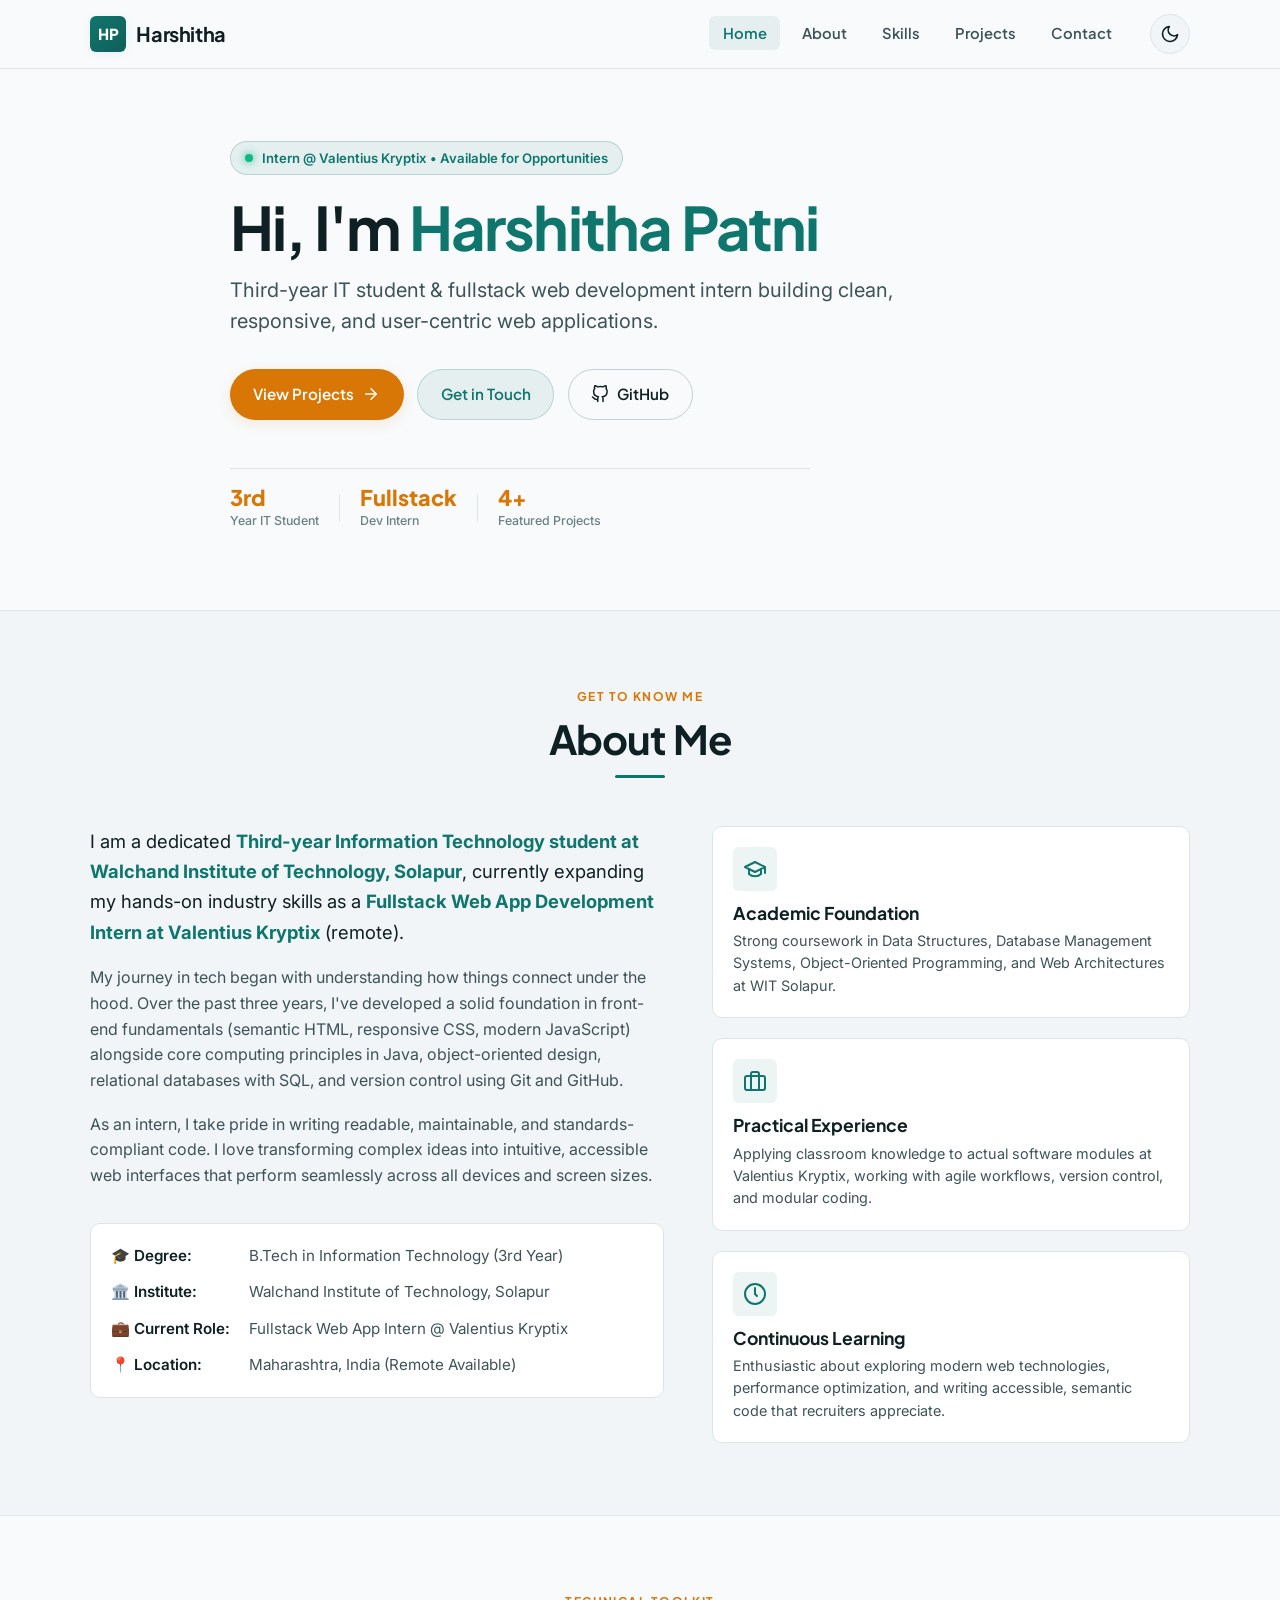
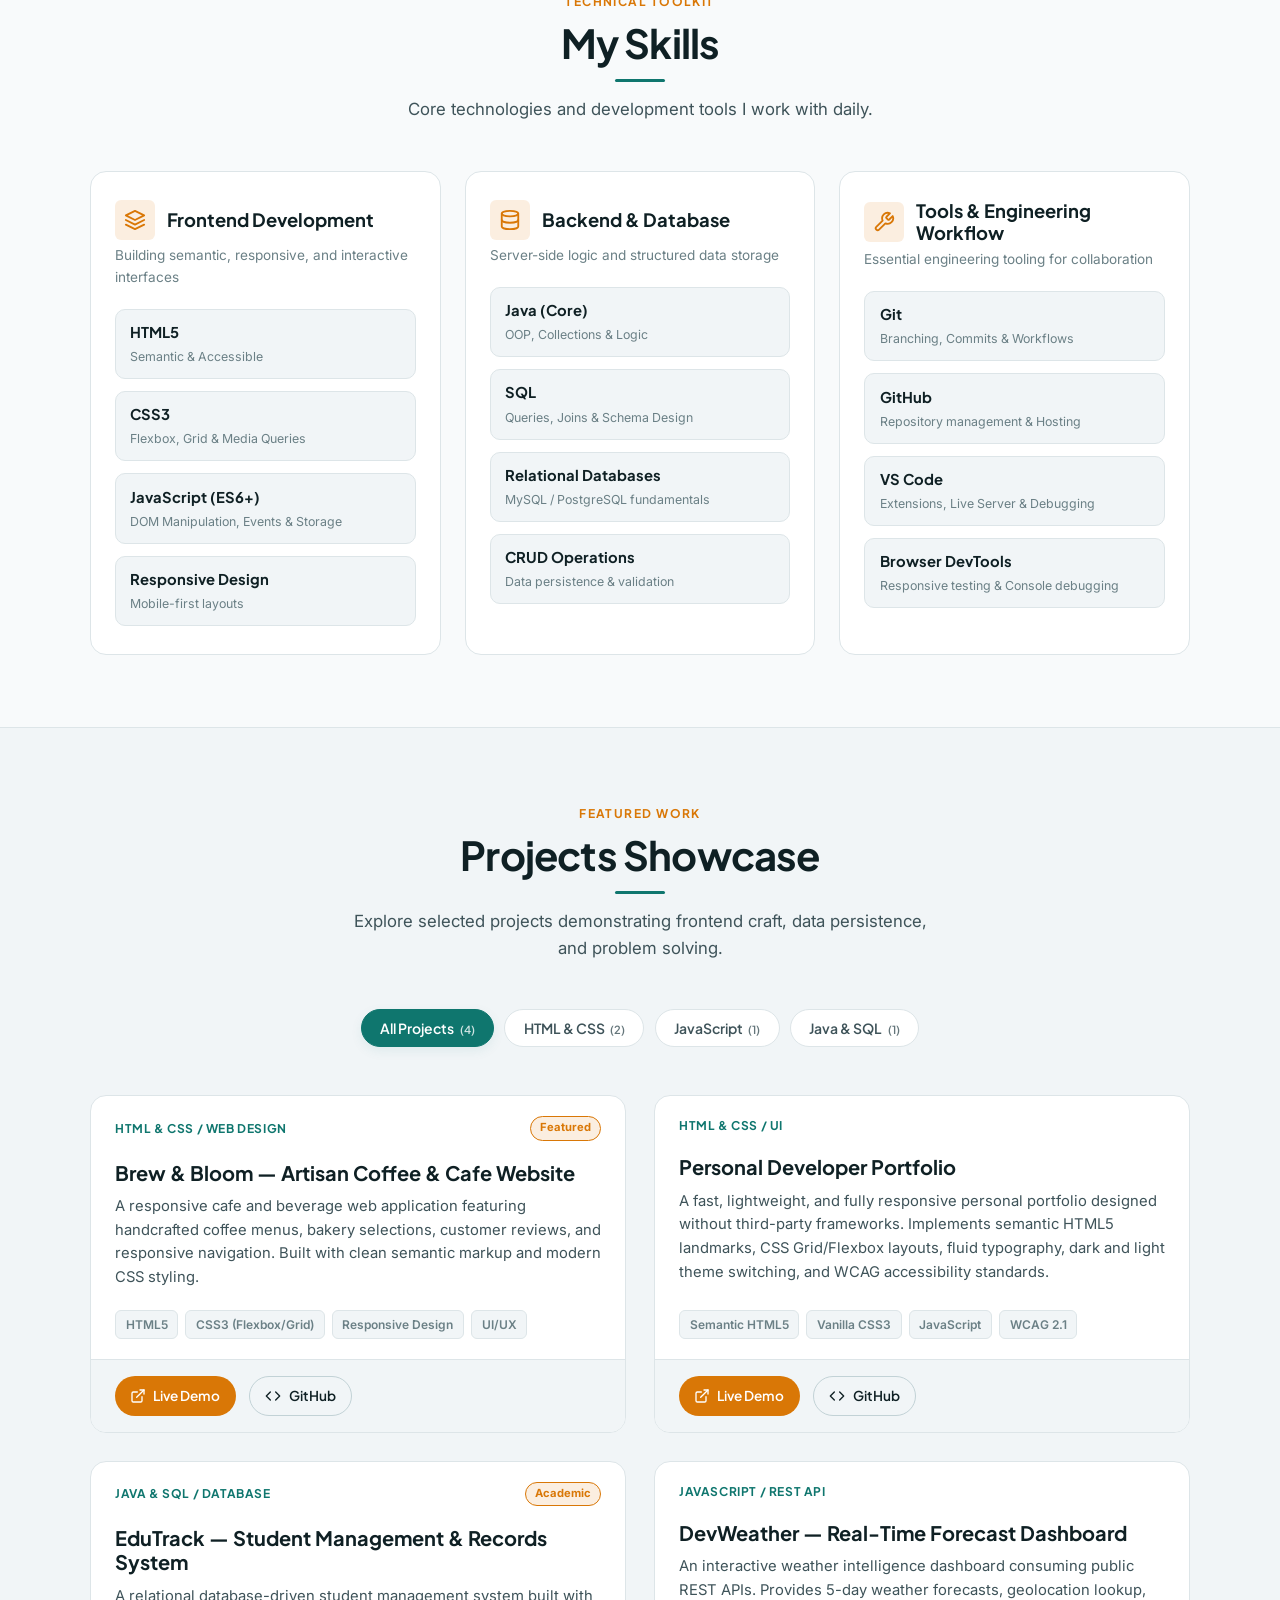
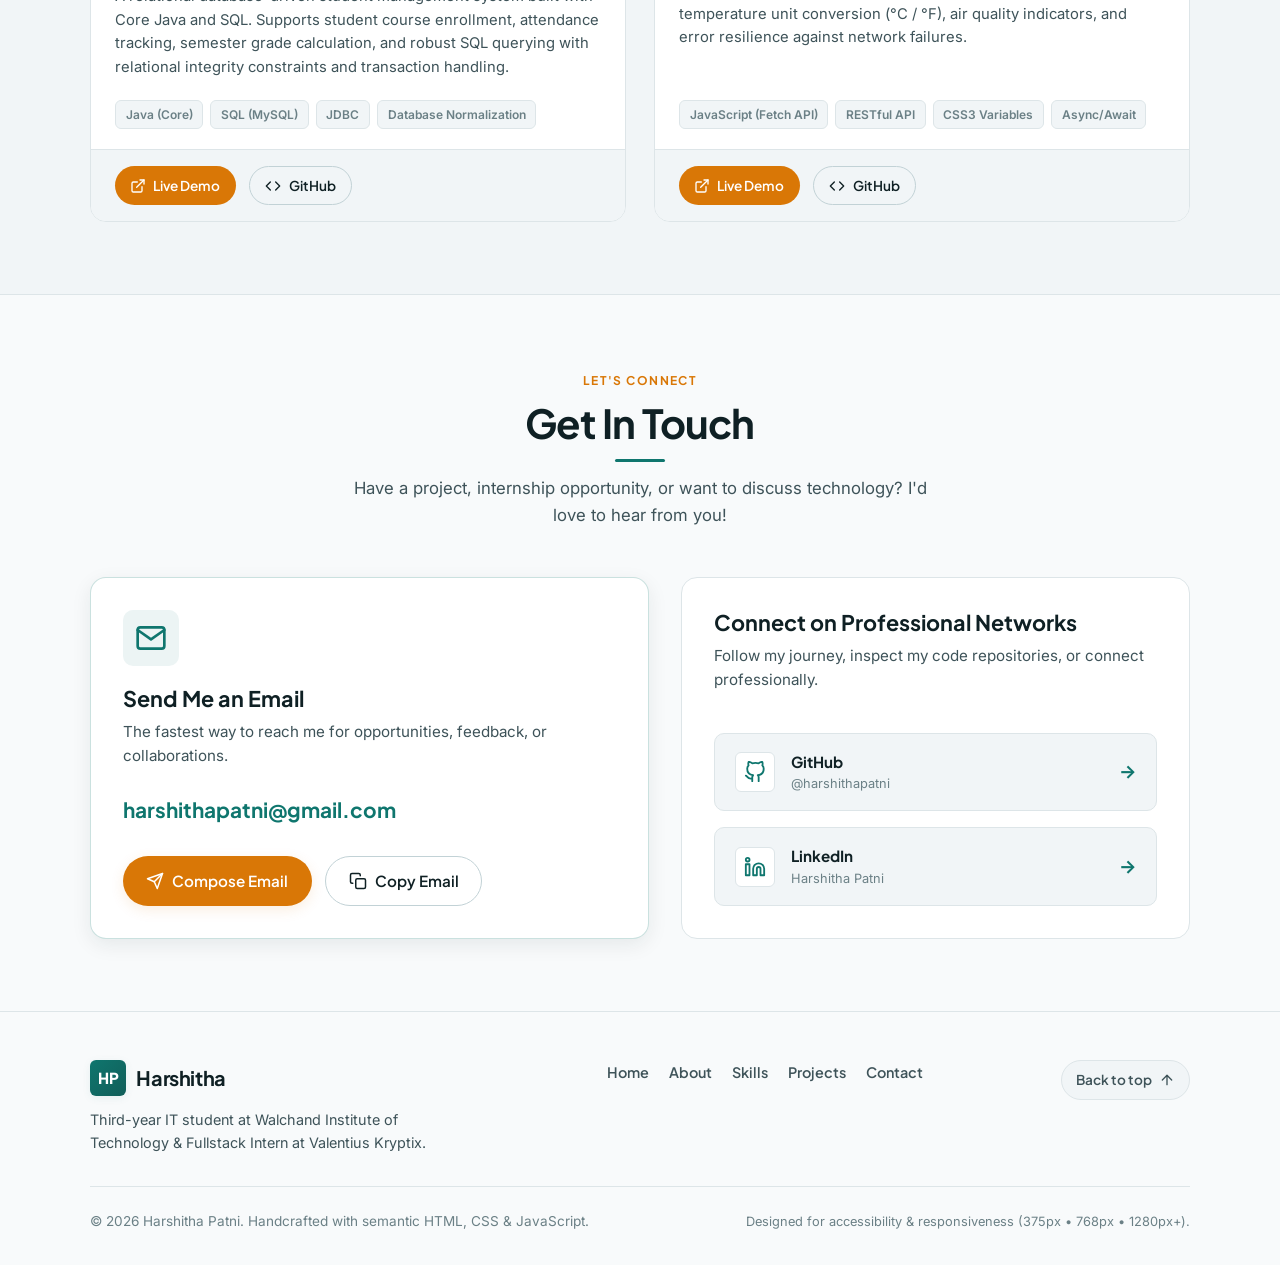
<file: index.html>
<!DOCTYPE html>
<html lang="en" data-theme="dark">
<head>
  <meta charset="UTF-8">
  <meta name="viewport" content="width=device-width, initial-scale=1.0">
  <title>Harshitha Patni | Fullstack Web Developer Portfolio</title>
  <meta name="description" content="Personal portfolio of Harshitha Patni, Third-year IT student at Walchand Institute of Technology and Fullstack Web App Development Intern at Valentius Kryptix.">
  <meta name="author" content="Harshitha Patni">
  
  <!-- Google Fonts: Plus Jakarta Sans (Headings) & Inter (Body) -->
  <link rel="preconnect" href="https://fonts.googleapis.com">
  <link rel="preconnect" href="https://fonts.gstatic.com" crossorigin>
  <link href="https://fonts.googleapis.com/css2?family=Inter:wght@400;500;600&family=Plus+Jakarta+Sans:wght@600;700;800&display=swap" rel="stylesheet">
  
  <!-- Stylesheet -->
  <link rel="stylesheet" href="style.css">
</head>
<body>

  <!-- Accessible Skip to Main Content Link -->
  <a href="#main-content" class="skip-link">Skip to main content</a>

  <!-- ========================================================= -->
  <!-- HEADER & NAVIGATION                                       -->
  <!-- ========================================================= -->
  <header class="site-header" id="header">
    <div class="container header-container">
      <!-- Brand Logo / Monogram -->
      <a href="#hero" class="brand-logo" aria-label="Harshitha Patni Portfolio Home">
        <span class="logo-badge">HP</span>
        <span class="logo-text">Harshitha</span>
      </a>

      <!-- Navigation & Controls Wrapper -->
      <div class="nav-wrapper">
        <nav class="main-nav" aria-label="Primary Navigation">
          <ul id="nav-menu" class="nav-menu">
            <li><a href="#hero" class="nav-link active">Home</a></li>
            <li><a href="#about" class="nav-link">About</a></li>
            <li><a href="#skills" class="nav-link">Skills</a></li>
            <li><a href="#projects" class="nav-link">Projects</a></li>
            <li><a href="#contact" class="nav-link">Contact</a></li>
          </ul>
        </nav>

        <!-- Theme Toggle Button (Light/Dark Mode) -->
        <button id="theme-toggle" class="theme-toggle" aria-label="Switch to light mode" title="Toggle theme">
          <svg class="theme-icon sun-icon" xmlns="http://www.w3.org/2000/svg" width="20" height="20" viewBox="0 0 24 24" fill="none" stroke="currentColor" stroke-width="2" stroke-linecap="round" stroke-linejoin="round" aria-hidden="true">
            <circle cx="12" cy="12" r="5"></circle>
            <line x1="12" y1="1" x2="12" y2="3"></line>
            <line x1="12" y1="21" x2="12" y2="23"></line>
            <line x1="4.22" y1="4.22" x2="5.64" y2="5.64"></line>
            <line x1="18.36" y1="18.36" x2="19.78" y2="19.78"></line>
            <line x1="1" y1="12" x2="3" y2="12"></line>
            <line x1="21" y1="12" x2="23" y2="12"></line>
            <line x1="4.22" y1="19.78" x2="5.64" y2="18.36"></line>
            <line x1="18.36" y1="5.64" x2="19.78" y2="4.22"></line>
          </svg>
          <svg class="theme-icon moon-icon" xmlns="http://www.w3.org/2000/svg" width="20" height="20" viewBox="0 0 24 24" fill="none" stroke="currentColor" stroke-width="2" stroke-linecap="round" stroke-linejoin="round" aria-hidden="true">
            <path d="M21 12.79A9 9 0 1 1 11.21 3 7 7 0 0 0 21 12.79z"></path>
          </svg>
        </button>

        <!-- Mobile Menu Toggle Button (Hamburger) -->
        <button id="nav-toggle" class="nav-toggle" aria-expanded="false" aria-controls="nav-menu" aria-label="Toggle navigation menu">
          <span class="hamburger-bar"></span>
          <span class="hamburger-bar"></span>
          <span class="hamburger-bar"></span>
        </button>
      </div>
    </div>
  </header>

  <!-- ========================================================= -->
  <!-- MAIN CONTENT AREA                                         -->
  <!-- ========================================================= -->
  <main id="main-content">

    <!-- ------------------------------------------------------- -->
    <!-- 1. HERO SECTION                                         -->
    <!-- ------------------------------------------------------- -->
    <section id="hero" class="hero-section" aria-label="Hero Introduction">
      <div class="container hero-container">
        <div class="hero-content">
          <!-- Status Badge -->
          <div class="hero-badge">
            <span class="badge-dot" aria-hidden="true"></span>
            <span>Intern @ Valentius Kryptix &bull; Available for Opportunities</span>
          </div>

          <h1 class="hero-title">
            Hi, I'm <span class="highlight-text">Harshitha Patni</span>
          </h1>

          <p class="hero-pitch">
            Third-year IT student & fullstack web development intern building clean, responsive, and user-centric web applications.
          </p>

          <div class="hero-cta-group">
            <a href="#projects" class="btn btn-primary">
              <span>View Projects</span>
              <svg xmlns="http://www.w3.org/2000/svg" width="18" height="18" viewBox="0 0 24 24" fill="none" stroke="currentColor" stroke-width="2" stroke-linecap="round" stroke-linejoin="round" aria-hidden="true">
                <line x1="5" y1="12" x2="19" y2="12"></line>
                <polyline points="12 5 19 12 12 19"></polyline>
              </svg>
            </a>
            <a href="#contact" class="btn btn-secondary">Get in Touch</a>
            <!-- TODO: Replace harshithapatni with your actual GitHub username -->
            <a href="https://github.com/harshithapatni" target="_blank" rel="noopener noreferrer" class="btn btn-outline" aria-label="Harshitha Patni on GitHub (opens in new tab)">
              <svg xmlns="http://www.w3.org/2000/svg" width="18" height="18" viewBox="0 0 24 24" fill="none" stroke="currentColor" stroke-width="2" stroke-linecap="round" stroke-linejoin="round" aria-hidden="true">
                <path d="M9 19c-5 1.5-5-2.5-7-3m14 6v-3.87a3.37 3.37 0 0 0-.94-2.61c3.14-.35 6.44-1.54 6.44-7A5.44 5.44 0 0 0 20 4.77 5.07 5.07 0 0 0 19.91 1S18.73.65 16 2.48a13.38 13.38 0 0 0-7 0C6.27.65 5.09 1 5.09 1A5.07 5.07 0 0 0 5 4.77a5.44 5.44 0 0 0-1.5 3.78c0 5.42 3.3 6.61 6.44 7A3.37 3.37 0 0 0 9 18.13V22"></path>
              </svg>
              <span>GitHub</span>
            </a>
          </div>

          <div class="hero-stats">
            <div class="stat-item">
              <span class="stat-number">3rd</span>
              <span class="stat-label">Year IT Student</span>
            </div>
            <div class="stat-divider" aria-hidden="true"></div>
            <div class="stat-item">
              <span class="stat-number">Fullstack</span>
              <span class="stat-label">Dev Intern</span>
            </div>
            <div class="stat-divider" aria-hidden="true"></div>
            <div class="stat-item">
              <span class="stat-number">4+</span>
              <span class="stat-label">Featured Projects</span>
            </div>
          </div>
        </div>
      </div>
    </section>

    <!-- ------------------------------------------------------- -->
    <!-- 2. ABOUT SECTION                                        -->
    <!-- ------------------------------------------------------- -->
    <section id="about" class="about-section" aria-labelledby="about-heading">
      <div class="container">
        <div class="section-header">
          <span class="section-tag">Get to know me</span>
          <h2 id="about-heading" class="section-title">About Me</h2>
          <div class="section-underline" aria-hidden="true"></div>
        </div>

        <div class="about-grid">
          <div class="about-text-content">
            <p class="about-lead">
              I am a dedicated <strong>Third-year Information Technology student at Walchand Institute of Technology, Solapur</strong>, currently expanding my hands-on industry skills as a <strong>Fullstack Web App Development Intern at Valentius Kryptix</strong> (remote).
            </p>
            <p>
              My journey in tech began with understanding how things connect under the hood. Over the past three years, I've developed a solid foundation in front-end fundamentals (semantic HTML, responsive CSS, modern JavaScript) alongside core computing principles in Java, object-oriented design, relational databases with SQL, and version control using Git and GitHub.
            </p>
            <p>
              As an intern, I take pride in writing readable, maintainable, and standards-compliant code. I love transforming complex ideas into intuitive, accessible web interfaces that perform seamlessly across all devices and screen sizes.
            </p>

            <div class="about-personal-details">
              <div class="detail-row">
                <span class="detail-label">🎓 Degree:</span>
                <span class="detail-value">B.Tech in Information Technology (3rd Year)</span>
              </div>
              <div class="detail-row">
                <span class="detail-label">🏛️ Institute:</span>
                <span class="detail-value">Walchand Institute of Technology, Solapur</span>
              </div>
              <div class="detail-row">
                <span class="detail-label">💼 Current Role:</span>
                <span class="detail-value">Fullstack Web App Intern @ Valentius Kryptix</span>
              </div>
              <div class="detail-row">
                <span class="detail-label">📍 Location:</span>
                <span class="detail-value">Maharashtra, India (Remote Available)</span>
              </div>
            </div>
          </div>

          <div class="about-highlights-grid">
            <article class="highlight-card">
              <div class="highlight-icon" aria-hidden="true">
                <svg xmlns="http://www.w3.org/2000/svg" width="24" height="24" viewBox="0 0 24 24" fill="none" stroke="currentColor" stroke-width="2" stroke-linecap="round" stroke-linejoin="round">
                  <path d="M22 10v6M2 10l10-5 10 5-10 5z"></path>
                  <path d="M6 12v5c3 3 9 3 12 0v-5"></path>
                </svg>
              </div>
              <h3 class="highlight-title">Academic Foundation</h3>
              <p class="highlight-desc">
                Strong coursework in Data Structures, Database Management Systems, Object-Oriented Programming, and Web Architectures at WIT Solapur.
              </p>
            </article>

            <article class="highlight-card">
              <div class="highlight-icon" aria-hidden="true">
                <svg xmlns="http://www.w3.org/2000/svg" width="24" height="24" viewBox="0 0 24 24" fill="none" stroke="currentColor" stroke-width="2" stroke-linecap="round" stroke-linejoin="round">
                  <rect x="2" y="7" width="20" height="14" rx="2" ry="2"></rect>
                  <path d="M16 21V5a2 2 0 0 0-2-2h-4a2 2 0 0 0-2 2v16"></path>
                </svg>
              </div>
              <h3 class="highlight-title">Practical Experience</h3>
              <p class="highlight-desc">
                Applying classroom knowledge to actual software modules at Valentius Kryptix, working with agile workflows, version control, and modular coding.
              </p>
            </article>

            <article class="highlight-card">
              <div class="highlight-icon" aria-hidden="true">
                <svg xmlns="http://www.w3.org/2000/svg" width="24" height="24" viewBox="0 0 24 24" fill="none" stroke="currentColor" stroke-width="2" stroke-linecap="round" stroke-linejoin="round">
                  <circle cx="12" cy="12" r="10"></circle>
                  <polyline points="12 6 12 12 14 14"></polyline>
                </svg>
              </div>
              <h3 class="highlight-title">Continuous Learning</h3>
              <p class="highlight-desc">
                Enthusiastic about exploring modern web technologies, performance optimization, and writing accessible, semantic code that recruiters appreciate.
              </p>
            </article>
          </div>
        </div>
      </div>
    </section>

    <!-- ------------------------------------------------------- -->
    <!-- 3. SKILLS SECTION                                       -->
    <!-- ------------------------------------------------------- -->
    <section id="skills" class="skills-section" aria-labelledby="skills-heading">
      <div class="container">
        <div class="section-header">
          <span class="section-tag">Technical Toolkit</span>
          <h2 id="skills-heading" class="section-title">My Skills</h2>
          <div class="section-underline" aria-hidden="true"></div>
          <p class="section-intro">Core technologies and development tools I work with daily.</p>
        </div>

        <div class="skills-categories-grid">
          <!-- Category 1: Frontend Development -->
          <article class="skill-category-card">
            <div class="category-header">
              <div class="category-icon" aria-hidden="true">
                <svg xmlns="http://www.w3.org/2000/svg" width="22" height="22" viewBox="0 0 24 24" fill="none" stroke="currentColor" stroke-width="2" stroke-linecap="round" stroke-linejoin="round">
                  <polygon points="12 2 2 7 12 12 22 7 12 2"></polygon>
                  <polyline points="2 17 12 22 22 17"></polyline>
                  <polyline points="2 12 12 17 22 12"></polyline>
                </svg>
              </div>
              <h3 class="category-title">Frontend Development</h3>
            </div>
            <p class="category-subtitle">Building semantic, responsive, and interactive interfaces</p>

            <ul class="skills-list">
              <li class="skill-item">
                <div class="skill-badge">
                  <span class="skill-name">HTML5</span>
                  <span class="skill-level">Semantic & Accessible</span>
                </div>
              </li>
              <li class="skill-item">
                <div class="skill-badge">
                  <span class="skill-name">CSS3</span>
                  <span class="skill-level">Flexbox, Grid & Media Queries</span>
                </div>
              </li>
              <li class="skill-item">
                <div class="skill-badge">
                  <span class="skill-name">JavaScript (ES6+)</span>
                  <span class="skill-level">DOM Manipulation, Events & Storage</span>
                </div>
              </li>
              <li class="skill-item">
                <div class="skill-badge">
                  <span class="skill-name">Responsive Design</span>
                  <span class="skill-level">Mobile-first layouts</span>
                </div>
              </li>
            </ul>
          </article>

          <!-- Category 2: Backend & Database -->
          <article class="skill-category-card">
            <div class="category-header">
              <div class="category-icon" aria-hidden="true">
                <svg xmlns="http://www.w3.org/2000/svg" width="22" height="22" viewBox="0 0 24 24" fill="none" stroke="currentColor" stroke-width="2" stroke-linecap="round" stroke-linejoin="round">
                  <ellipse cx="12" cy="5" rx="9" ry="3"></ellipse>
                  <path d="M21 12c0 1.66-4 3-9 3s-9-1.34-9-3"></path>
                  <path d="M3 5v14c0 1.66 4 3 9 3s9-1.34 9-3V5"></path>
                </svg>
              </div>
              <h3 class="category-title">Backend & Database</h3>
            </div>
            <p class="category-subtitle">Server-side logic and structured data storage</p>

            <ul class="skills-list">
              <li class="skill-item">
                <div class="skill-badge">
                  <span class="skill-name">Java (Core)</span>
                  <span class="skill-level">OOP, Collections & Logic</span>
                </div>
              </li>
              <li class="skill-item">
                <div class="skill-badge">
                  <span class="skill-name">SQL</span>
                  <span class="skill-level">Queries, Joins & Schema Design</span>
                </div>
              </li>
              <li class="skill-item">
                <div class="skill-badge">
                  <span class="skill-name">Relational Databases</span>
                  <span class="skill-level">MySQL / PostgreSQL fundamentals</span>
                </div>
              </li>
              <li class="skill-item">
                <div class="skill-badge">
                  <span class="skill-name">CRUD Operations</span>
                  <span class="skill-level">Data persistence & validation</span>
                </div>
              </li>
            </ul>
          </article>

          <!-- Category 3: Tools & Workflow -->
          <article class="skill-category-card">
            <div class="category-header">
              <div class="category-icon" aria-hidden="true">
                <svg xmlns="http://www.w3.org/2000/svg" width="22" height="22" viewBox="0 0 24 24" fill="none" stroke="currentColor" stroke-width="2" stroke-linecap="round" stroke-linejoin="round">
                  <path d="M14.7 6.3a1 1 0 0 0 0 1.4l1.6 1.6a1 1 0 0 0 1.4 0l3.77-3.77a6 6 0 0 1-7.94 7.94l-6.91 6.91a2.12 2.12 0 0 1-3-3l6.91-6.91a6 6 0 0 1 7.94-7.94l-3.76 3.76z"></path>
                </svg>
              </div>
              <h3 class="category-title">Tools & Engineering Workflow</h3>
            </div>
            <p class="category-subtitle">Essential engineering tooling for collaboration</p>

            <ul class="skills-list">
              <li class="skill-item">
                <div class="skill-badge">
                  <span class="skill-name">Git</span>
                  <span class="skill-level">Branching, Commits & Workflows</span>
                </div>
              </li>
              <li class="skill-item">
                <div class="skill-badge">
                  <span class="skill-name">GitHub</span>
                  <span class="skill-level">Repository management & Hosting</span>
                </div>
              </li>
              <li class="skill-item">
                <div class="skill-badge">
                  <span class="skill-name">VS Code</span>
                  <span class="skill-level">Extensions, Live Server & Debugging</span>
                </div>
              </li>
              <li class="skill-item">
                <div class="skill-badge">
                  <span class="skill-name">Browser DevTools</span>
                  <span class="skill-level">Responsive testing & Console debugging</span>
                </div>
              </li>
            </ul>
          </article>
        </div>
      </div>
    </section>

    <!-- ------------------------------------------------------- -->
    <!-- 4. PROJECTS SECTION                                     -->
    <!-- ------------------------------------------------------- -->
    <section id="projects" class="projects-section" aria-labelledby="projects-heading">
      <div class="container">
        <div class="section-header">
          <span class="section-tag">Featured Work</span>
          <h2 id="projects-heading" class="section-title">Projects Showcase</h2>
          <div class="section-underline" aria-hidden="true"></div>
          <p class="section-intro">Explore selected projects demonstrating frontend craft, data persistence, and problem solving.</p>
        </div>

        <!-- Project Category Filter Buttons -->
        <div class="project-filters" role="group" aria-label="Filter projects by technology category">
          <button type="button" class="filter-btn active" data-filter="all" aria-pressed="true">
            All Projects <span class="filter-count">(4)</span>
          </button>
          <button type="button" class="filter-btn" data-filter="html-css" aria-pressed="false">
            HTML & CSS <span class="filter-count">(2)</span>
          </button>
          <button type="button" class="filter-btn" data-filter="javascript" aria-pressed="false">
            JavaScript <span class="filter-count">(1)</span>
          </button>
          <button type="button" class="filter-btn" data-filter="java-sql" aria-pressed="false">
            Java & SQL <span class="filter-count">(1)</span>
          </button>
        </div>

        <!-- Projects Grid Container -->
        <div class="projects-grid" id="projects-grid">

          <!-- PROJECT 1: Brew & Bloom Cafe Website -->
          <article class="project-card" data-category="html-css">
            <div class="project-card-header">
              <div class="project-type-tag">HTML & CSS / Web Design</div>
              <div class="project-featured-badge">Featured</div>
            </div>

            <div class="project-body">
              <h3 class="project-title">Brew & Bloom — Artisan Coffee & Cafe Website</h3>
              <p class="project-description">
                A responsive cafe and beverage web application featuring handcrafted coffee menus, bakery selections, customer reviews, and responsive navigation. Built with clean semantic markup and modern CSS styling.
              </p>

              <div class="project-tech-tags" aria-label="Technologies used in Brew & Bloom">
                <span class="tech-tag">HTML5</span>
                <span class="tech-tag">CSS3 (Flexbox/Grid)</span>
                <span class="tech-tag">Responsive Design</span>
                <span class="tech-tag">UI/UX</span>
              </div>
            </div>

            <div class="project-links">
              <a href="projects/brew-and-bloom/index.html" target="_blank" rel="noopener noreferrer" class="project-link btn-demo" aria-label="Live demo of Brew & Bloom (opens in new tab)">
                <svg xmlns="http://www.w3.org/2000/svg" width="16" height="16" viewBox="0 0 24 24" fill="none" stroke="currentColor" stroke-width="2" stroke-linecap="round" stroke-linejoin="round" aria-hidden="true">
                  <path d="M18 13v6a2 2 0 0 1-2 2H5a2 2 0 0 1-2-2V8a2 2 0 0 1 2-2h6"></path>
                  <polyline points="15 3 21 3 21 9"></polyline>
                  <line x1="10" y1="14" x2="21" y2="3"></line>
                </svg>
                <span>Live Demo</span>
              </a>

              <a href="https://github.com/harshithapatni/Brew-and-Bloom" target="_blank" rel="noopener noreferrer" class="project-link btn-code" aria-label="Source code for Brew & Bloom on GitHub (opens in new tab)">
                <svg xmlns="http://www.w3.org/2000/svg" width="16" height="16" viewBox="0 0 24 24" fill="none" stroke="currentColor" stroke-width="2" stroke-linecap="round" stroke-linejoin="round" aria-hidden="true">
                  <polyline points="16 18 22 12 16 6"></polyline>
                  <polyline points="8 6 2 12 8 18"></polyline>
                </svg>
                <span>GitHub</span>
              </a>
            </div>
          </article>

          <!-- PROJECT 2: HTML & CSS Portfolio -->
          <article class="project-card" data-category="html-css">
            <div class="project-card-header">
              <div class="project-type-tag">HTML & CSS / UI</div>
            </div>

            <div class="project-body">
              <h3 class="project-title">Personal Developer Portfolio</h3>
              <p class="project-description">
                A fast, lightweight, and fully responsive personal portfolio designed without third-party frameworks. Implements semantic HTML5 landmarks, CSS Grid/Flexbox layouts, fluid typography, dark and light theme switching, and WCAG accessibility standards.
              </p>

              <div class="project-tech-tags" aria-label="Technologies used in Portfolio">
                <span class="tech-tag">Semantic HTML5</span>
                <span class="tech-tag">Vanilla CSS3</span>
                <span class="tech-tag">JavaScript</span>
                <span class="tech-tag">WCAG 2.1</span>
              </div>
            </div>

            <div class="project-links">
              <a href="#hero" class="project-link btn-demo" aria-label="Live demo of Personal Portfolio">
                <svg xmlns="http://www.w3.org/2000/svg" width="16" height="16" viewBox="0 0 24 24" fill="none" stroke="currentColor" stroke-width="2" stroke-linecap="round" stroke-linejoin="round" aria-hidden="true">
                  <path d="M18 13v6a2 2 0 0 1-2 2H5a2 2 0 0 1-2-2V8a2 2 0 0 1 2-2h6"></path>
                  <polyline points="15 3 21 3 21 9"></polyline>
                  <line x1="10" y1="14" x2="21" y2="3"></line>
                </svg>
                <span>Live Demo</span>
              </a>

              <a href="https://github.com/harshithapatni/portfolio" target="_blank" rel="noopener noreferrer" class="project-link btn-code" aria-label="Source code for Portfolio on GitHub (opens in new tab)">
                <svg xmlns="http://www.w3.org/2000/svg" width="16" height="16" viewBox="0 0 24 24" fill="none" stroke="currentColor" stroke-width="2" stroke-linecap="round" stroke-linejoin="round" aria-hidden="true">
                  <polyline points="16 18 22 12 16 6"></polyline>
                  <polyline points="8 6 2 12 8 18"></polyline>
                </svg>
                <span>GitHub</span>
              </a>
            </div>
          </article>

          <!-- PROJECT 3: Java & SQL Records System -->
          <article class="project-card" data-category="java-sql">
            <div class="project-card-header">
              <div class="project-type-tag">Java & SQL / Database</div>
              <div class="project-featured-badge">Academic</div>
            </div>

            <div class="project-body">
              <h3 class="project-title">EduTrack — Student Management & Records System</h3>
              <p class="project-description">
                A relational database-driven student management system built with Core Java and SQL. Supports student course enrollment, attendance tracking, semester grade calculation, and robust SQL querying with relational integrity constraints and transaction handling.
              </p>

              <div class="project-tech-tags" aria-label="Technologies used in EduTrack">
                <span class="tech-tag">Java (Core)</span>
                <span class="tech-tag">SQL (MySQL)</span>
                <span class="tech-tag">JDBC</span>
                <span class="tech-tag">Database Normalization</span>
              </div>
            </div>

            <div class="project-links">
              <a href="projects/edutrack/index.html" target="_blank" rel="noopener noreferrer" class="project-link btn-demo" aria-label="Live preview/walkthrough of EduTrack (opens in new tab)">
                <svg xmlns="http://www.w3.org/2000/svg" width="16" height="16" viewBox="0 0 24 24" fill="none" stroke="currentColor" stroke-width="2" stroke-linecap="round" stroke-linejoin="round" aria-hidden="true">
                  <path d="M18 13v6a2 2 0 0 1-2 2H5a2 2 0 0 1-2-2V8a2 2 0 0 1 2-2h6"></path>
                  <polyline points="15 3 21 3 21 9"></polyline>
                  <line x1="10" y1="14" x2="21" y2="3"></line>
                </svg>
                <span>Live Demo</span>
              </a>

              <a href="https://github.com/harshithapatni/portfolio" target="_blank" rel="noopener noreferrer" class="project-link btn-code" aria-label="Source code on GitHub (opens in new tab)">
                <svg xmlns="http://www.w3.org/2000/svg" width="16" height="16" viewBox="0 0 24 24" fill="none" stroke="currentColor" stroke-width="2" stroke-linecap="round" stroke-linejoin="round" aria-hidden="true">
                  <polyline points="16 18 22 12 16 6"></polyline>
                  <polyline points="8 6 2 12 8 18"></polyline>
                </svg>
                <span>GitHub</span>
              </a>
            </div>
          </article>

          <!-- PROJECT 4: JavaScript Weather Forecast Dashboard -->
          <article class="project-card" data-category="javascript">
            <div class="project-card-header">
              <div class="project-type-tag">JavaScript / REST API</div>
            </div>

            <div class="project-body">
              <h3 class="project-title">DevWeather — Real-Time Forecast Dashboard</h3>
              <p class="project-description">
                An interactive weather intelligence dashboard consuming public REST APIs. Provides 5-day weather forecasts, geolocation lookup, temperature unit conversion (&deg;C / &deg;F), air quality indicators, and error resilience against network failures.
              </p>

              <div class="project-tech-tags" aria-label="Technologies used in DevWeather">
                <span class="tech-tag">JavaScript (Fetch API)</span>
                <span class="tech-tag">RESTful API</span>
                <span class="tech-tag">CSS3 Variables</span>
                <span class="tech-tag">Async/Await</span>
              </div>
            </div>

            <div class="project-links">
              <a href="projects/devweather/index.html" target="_blank" rel="noopener noreferrer" class="project-link btn-demo" aria-label="Live demo of DevWeather (opens in new tab)">
                <svg xmlns="http://www.w3.org/2000/svg" width="16" height="16" viewBox="0 0 24 24" fill="none" stroke="currentColor" stroke-width="2" stroke-linecap="round" stroke-linejoin="round" aria-hidden="true">
                  <path d="M18 13v6a2 2 0 0 1-2 2H5a2 2 0 0 1-2-2V8a2 2 0 0 1 2-2h6"></path>
                  <polyline points="15 3 21 3 21 9"></polyline>
                  <line x1="10" y1="14" x2="21" y2="3"></line>
                </svg>
                <span>Live Demo</span>
              </a>

              <a href="https://github.com/harshithapatni/mini-project-1" target="_blank" rel="noopener noreferrer" class="project-link btn-code" aria-label="Source code for DevWeather on GitHub (opens in new tab)">
                <svg xmlns="http://www.w3.org/2000/svg" width="16" height="16" viewBox="0 0 24 24" fill="none" stroke="currentColor" stroke-width="2" stroke-linecap="round" stroke-linejoin="round" aria-hidden="true">
                  <polyline points="16 18 22 12 16 6"></polyline>
                  <polyline points="8 6 2 12 8 18"></polyline>
                </svg>
                <span>GitHub</span>
              </a>
            </div>
          </article>

        </div>
      </div>
    </section>

    <!-- ------------------------------------------------------- -->
    <!-- 5. CONTACT SECTION                                      -->
    <!-- ------------------------------------------------------- -->
    <section id="contact" class="contact-section" aria-labelledby="contact-heading">
      <div class="container">
        <div class="section-header">
          <span class="section-tag">Let's Connect</span>
          <h2 id="contact-heading" class="section-title">Get In Touch</h2>
          <div class="section-underline" aria-hidden="true"></div>
          <p class="section-intro">Have a project, internship opportunity, or want to discuss technology? I'd love to hear from you!</p>
        </div>

        <div class="contact-content-wrapper">
          <!-- Primary Contact Card -->
          <article class="contact-card primary-card">
            <div class="contact-card-icon" aria-hidden="true">
              <svg xmlns="http://www.w3.org/2000/svg" width="32" height="32" viewBox="0 0 24 24" fill="none" stroke="currentColor" stroke-width="2" stroke-linecap="round" stroke-linejoin="round">
                <path d="M4 4h16c1.1 0 2 .9 2 2v12c0 1.1-.9 2-2 2H4c-1.1 0-2-.9-2-2V6c0-1.1.9-2 2-2z"></path>
                <polyline points="22,6 12,13 2,6"></polyline>
              </svg>
            </div>
            <h3 class="contact-card-title">Send Me an Email</h3>
            <p class="contact-card-desc">The fastest way to reach me for opportunities, feedback, or collaborations.</p>
            
            <a href="mailto:harshithapatni@gmail.com" class="contact-email-link" aria-label="Email Harshitha Patni at harshithapatni@gmail.com">
              harshithapatni@gmail.com
            </a>

            <div class="contact-actions">
              <a href="mailto:harshithapatni@gmail.com" class="btn btn-primary">
                <svg xmlns="http://www.w3.org/2000/svg" width="18" height="18" viewBox="0 0 24 24" fill="none" stroke="currentColor" stroke-width="2" stroke-linecap="round" stroke-linejoin="round" aria-hidden="true">
                  <line x1="22" y1="2" x2="11" y2="13"></line>
                  <polygon points="22 2 15 22 11 13 2 9 22 2"></polygon>
                </svg>
                <span>Compose Email</span>
              </a>
              <button type="button" id="copy-email-btn" class="btn btn-outline" aria-label="Copy email address to clipboard">
                <svg xmlns="http://www.w3.org/2000/svg" width="18" height="18" viewBox="0 0 24 24" fill="none" stroke="currentColor" stroke-width="2" stroke-linecap="round" stroke-linejoin="round" aria-hidden="true">
                  <rect x="9" y="9" width="13" height="13" rx="2" ry="2"></rect>
                  <path d="M5 15H4a2 2 0 0 1-2-2V4a2 2 0 0 1 2-2h9a2 2 0 0 1 2 2v1"></path>
                </svg>
                <span id="copy-btn-text">Copy Email</span>
              </button>
            </div>
            <!-- Live Region for Copy Feedback (Screen reader accessible) -->
            <div id="copy-status" class="visually-hidden" role="status" aria-live="polite"></div>
          </article>

          <!-- Social Links Card -->
          <article class="contact-card social-card">
            <h3 class="contact-card-title">Connect on Professional Networks</h3>
            <p class="contact-card-desc">Follow my journey, inspect my code repositories, or connect professionally.</p>

            <div class="social-links-list">
              <!-- GitHub Link -->
              <!-- TODO: Replace harshithapatni with your actual GitHub username -->
              <a href="https://github.com/harshithapatni" target="_blank" rel="noopener noreferrer" class="social-link-item" aria-label="Harshitha Patni on GitHub (opens in new tab)">
                <div class="social-icon" aria-hidden="true">
                  <svg xmlns="http://www.w3.org/2000/svg" width="22" height="22" viewBox="0 0 24 24" fill="none" stroke="currentColor" stroke-width="2" stroke-linecap="round" stroke-linejoin="round">
                    <path d="M9 19c-5 1.5-5-2.5-7-3m14 6v-3.87a3.37 3.37 0 0 0-.94-2.61c3.14-.35 6.44-1.54 6.44-7A5.44 5.44 0 0 0 20 4.77 5.07 5.07 0 0 0 19.91 1S18.73.65 16 2.48a13.38 13.38 0 0 0-7 0C6.27.65 5.09 1 5.09 1A5.07 5.07 0 0 0 5 4.77a5.44 5.44 0 0 0-1.5 3.78c0 5.42 3.3 6.61 6.44 7A3.37 3.37 0 0 0 9 18.13V22"></path>
                  </svg>
                </div>
                <div class="social-info">
                  <span class="social-platform">GitHub</span>
                  <span class="social-handle">@harshithapatni</span>
                </div>
                <span class="social-arrow" aria-hidden="true">&rarr;</span>
              </a>

              <!-- LinkedIn Link -->
              <!-- TODO: Replace harshithapatni with your actual LinkedIn profile handle -->
              <a href="https://linkedin.com/in/harshithapatni" target="_blank" rel="noopener noreferrer" class="social-link-item" aria-label="Harshitha Patni on LinkedIn (opens in new tab)">
                <div class="social-icon" aria-hidden="true">
                  <svg xmlns="http://www.w3.org/2000/svg" width="22" height="22" viewBox="0 0 24 24" fill="none" stroke="currentColor" stroke-width="2" stroke-linecap="round" stroke-linejoin="round">
                    <path d="M16 8a6 6 0 0 1 6 6v7h-4v-7a2 2 0 0 0-2-2 2 2 0 0 0-2 2v7h-4v-7a6 6 0 0 1 6-6z"></path>
                    <rect x="2" y="9" width="4" height="12"></rect>
                    <circle cx="4" cy="4" r="2"></circle>
                  </svg>
                </div>
                <div class="social-info">
                  <span class="social-platform">LinkedIn</span>
                  <span class="social-handle">Harshitha Patni</span>
                </div>
                <span class="social-arrow" aria-hidden="true">&rarr;</span>
              </a>
            </div>
          </article>
        </div>
      </div>
    </section>

  </main>

  <!-- ========================================================= -->
  <!-- 6. FOOTER                                                 -->
  <!-- ========================================================= -->
  <footer class="site-footer">
    <div class="container footer-container">
      <div class="footer-top">
        <div class="footer-brand">
          <a href="#hero" class="brand-logo footer-logo">
            <span class="logo-badge">HP</span>
            <span class="logo-text">Harshitha</span>
          </a>
          <p class="footer-tagline">
            Third-year IT student at Walchand Institute of Technology & Fullstack Intern at Valentius Kryptix.
          </p>
        </div>

        <nav class="footer-nav" aria-label="Footer Quick Links">
          <ul class="footer-links">
            <li><a href="#hero">Home</a></li>
            <li><a href="#about">About</a></li>
            <li><a href="#skills">Skills</a></li>
            <li><a href="#projects">Projects</a></li>
            <li><a href="#contact">Contact</a></li>
          </ul>
        </nav>

        <div class="footer-action">
          <a href="#hero" class="back-to-top-btn" aria-label="Scroll back to top">
            <span>Back to top</span>
            <svg xmlns="http://www.w3.org/2000/svg" width="16" height="16" viewBox="0 0 24 24" fill="none" stroke="currentColor" stroke-width="2" stroke-linecap="round" stroke-linejoin="round" aria-hidden="true">
              <line x1="12" y1="19" x2="12" y2="5"></line>
              <polyline points="5 12 12 5 19 12"></polyline>
            </svg>
          </a>
        </div>
      </div>

      <div class="footer-divider" aria-hidden="true"></div>

      <div class="footer-bottom">
        <p class="footer-copy">
          &copy; <span id="current-year">2026</span> Harshitha Patni. Handcrafted with semantic HTML, CSS & JavaScript.
        </p>
        <p class="footer-note">
          Designed for accessibility & responsiveness (375px &bull; 768px &bull; 1280px+).
        </p>
      </div>
    </div>
  </footer>

  <!-- Main JavaScript File -->
  <script src="script.js"></script>
</body>
</html>
</file>
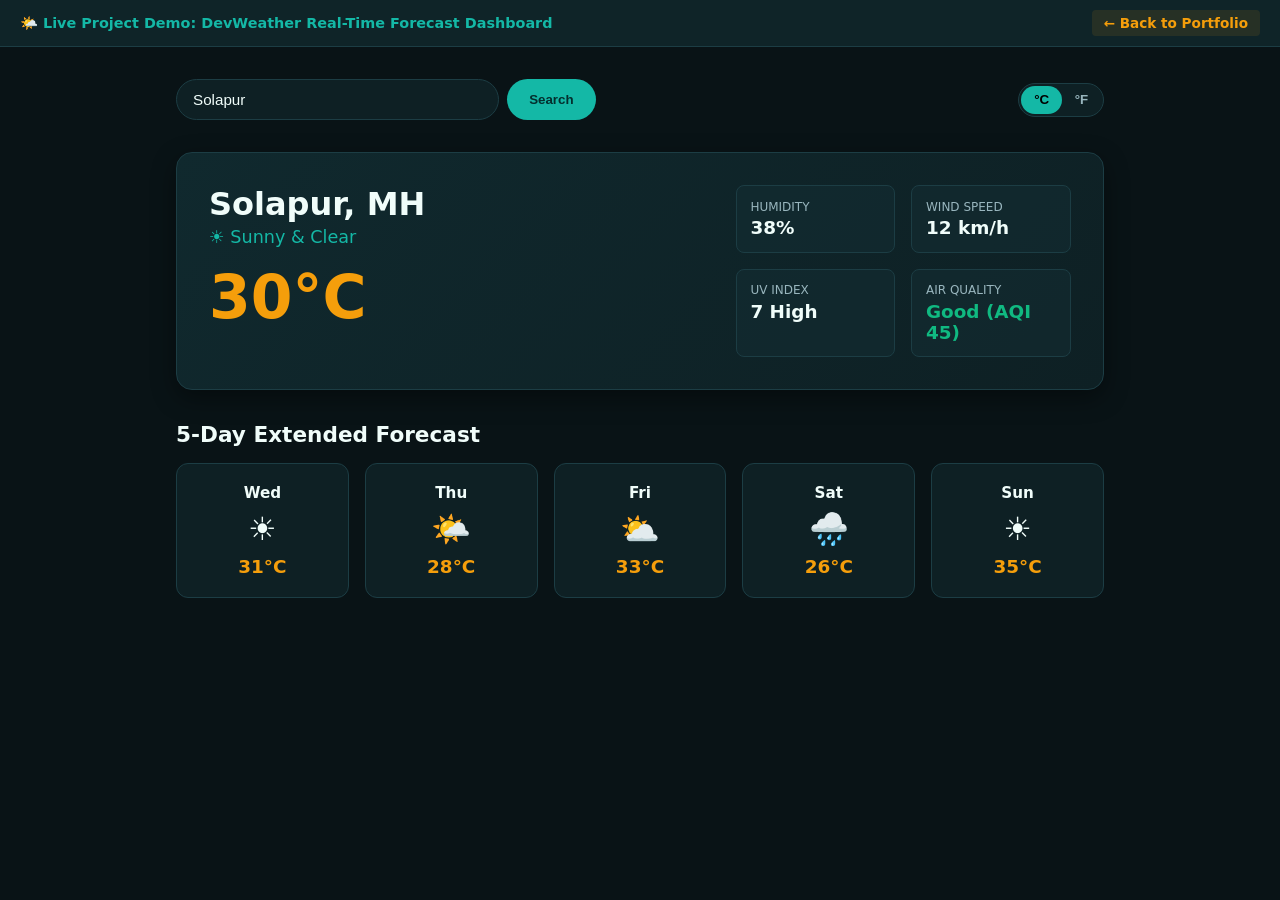
<file: projects/devweather/index.html>
<!DOCTYPE html>
<html lang="en">
<head>
  <meta charset="UTF-8">
  <meta name="viewport" content="width=device-width, initial-scale=1.0">
  <title>DevWeather — Weather Intelligence Dashboard (Live Demo)</title>
  <style>
    :root {
      --bg: #091316;
      --surface: #0e2024;
      --surface-elevated: #152f35;
      --border: #1c3d44;
      --text: #f0fdfa;
      --text-muted: #99b6be;
      --teal: #14b8a6;
      --accent: #f59e0b;
    }
    * { box-sizing: border-box; margin: 0; padding: 0; }
    body { font-family: system-ui, -apple-system, sans-serif; background: var(--bg); color: var(--text); padding-bottom: 3rem; }
    
    .demo-bar {
      background: #0f2428;
      border-bottom: 1px solid var(--border);
      padding: 10px 20px;
      display: flex;
      justify-content: space-between;
      align-items: center;
      position: sticky;
      top: 0;
      z-index: 100;
    }
    .demo-bar span { font-weight: 600; font-size: 0.9rem; color: var(--teal); }
    .demo-bar a { color: var(--accent); text-decoration: none; font-weight: 700; font-size: 0.85rem; padding: 5px 12px; background: rgba(245,158,11,0.1); border-radius: 4px; }
    
    .container { max-width: 960px; margin: 2rem auto; padding: 0 1rem; }
    
    .header-section { display: flex; flex-wrap: wrap; justify-content: space-between; align-items: center; gap: 1rem; margin-bottom: 2rem; }
    .search-box { display: flex; gap: 0.5rem; flex-grow: 1; max-width: 420px; }
    .search-box input { flex-grow: 1; padding: 0.7rem 1rem; border-radius: 99px; border: 1px solid var(--border); background: var(--surface); color: var(--text); font-size: 0.95rem; }
    .search-box input:focus { outline: 2px solid var(--teal); }
    .search-box button { background: var(--teal); color: #042f2e; font-weight: 700; border: none; padding: 0.7rem 1.4rem; border-radius: 99px; cursor: pointer; }
    
    .unit-toggle { display: flex; background: var(--surface); border: 1px solid var(--border); border-radius: 99px; padding: 2px; }
    .unit-btn { background: transparent; border: none; color: var(--text-muted); padding: 0.4rem 0.8rem; border-radius: 99px; font-weight: 700; cursor: pointer; }
    .unit-btn.active { background: var(--teal); color: #000; }

    .current-card {
      background: linear-gradient(135deg, #10292e, #0e2024);
      border: 1px solid var(--border);
      border-radius: 16px;
      padding: 2rem;
      display: grid;
      grid-template-columns: 1.5fr 1fr;
      gap: 1.5rem;
      margin-bottom: 2rem;
      box-shadow: 0 8px 24px rgba(0,0,0,0.4);
    }
    .current-city { font-size: 2rem; font-weight: 800; color: var(--text); margin-bottom: 0.25rem; }
    .current-condition { font-size: 1.1rem; color: var(--teal); margin-bottom: 1.25rem; }
    .temp-big { font-size: 3.75rem; font-weight: 800; color: var(--accent); line-height: 1; }
    
    .metrics-grid { display: grid; grid-template-columns: 1fr 1fr; gap: 1rem; align-content: center; }
    .metric-box { background: rgba(21,47,53,0.5); padding: 0.85rem; border-radius: 8px; border: 1px solid var(--border); }
    .metric-label { font-size: 0.75rem; color: var(--text-muted); text-transform: uppercase; }
    .metric-val { font-size: 1.15rem; font-weight: 700; color: var(--text); margin-top: 0.2rem; }

    .forecast-title { font-size: 1.35rem; margin-bottom: 1rem; color: var(--text); }
    .forecast-grid { display: grid; grid-template-columns: repeat(auto-fit, minmax(160px, 1fr)); gap: 1rem; }
    .forecast-card { background: var(--surface); border: 1px solid var(--border); border-radius: 12px; padding: 1.25rem; text-align: center; }
    .forecast-day { font-size: 0.95rem; font-weight: 700; margin-bottom: 0.5rem; }
    .forecast-icon { font-size: 2rem; margin: 0.5rem 0; }
    .forecast-temp { font-size: 1.15rem; font-weight: 700; color: var(--accent); }

    @media (max-width: 650px) {
      .current-card { grid-template-columns: 1fr; }
    }
  </style>
</head>
<body>

  <!-- Top Navigation to Portfolio -->
  <div class="demo-bar">
    <span>🌤️ <strong>Live Project Demo:</strong> DevWeather Real-Time Forecast Dashboard</span>
    <a href="../../index.html">&larr; Back to Portfolio</a>
  </div>

  <div class="container">
    <div class="header-section">
      <div class="search-box">
        <input type="text" id="city-input" placeholder="Search city (e.g. Solapur, Pune, Mumbai)..." value="Solapur">
        <button type="button" id="btn-search">Search</button>
      </div>

      <div class="unit-toggle">
        <button type="button" class="unit-btn active" id="btn-c">&deg;C</button>
        <button type="button" class="unit-btn" id="btn-f">&deg;F</button>
      </div>
    </div>

    <!-- Current Weather Card -->
    <div class="current-card">
      <div>
        <div class="current-city" id="disp-city">Solapur, Maharashtra</div>
        <div class="current-condition" id="disp-cond">☀️ Mostly Sunny &bull; Mild Breeze</div>
        <div class="temp-big" id="disp-temp">29&deg;C</div>
      </div>
      <div class="metrics-grid">
        <div class="metric-box">
          <div class="metric-label">Humidity</div>
          <div class="metric-val" id="disp-hum">42%</div>
        </div>
        <div class="metric-box">
          <div class="metric-label">Wind Speed</div>
          <div class="metric-val" id="disp-wind">14 km/h</div>
        </div>
        <div class="metric-box">
          <div class="metric-label">UV Index</div>
          <div class="metric-val" id="disp-uv">6 (Moderate)</div>
        </div>
        <div class="metric-box">
          <div class="metric-label">Air Quality</div>
          <div class="metric-val" style="color:#10b981;">Good (AQI 45)</div>
        </div>
      </div>
    </div>

    <!-- 5-Day Forecast -->
    <h2 class="forecast-title">5-Day Extended Forecast</h2>
    <div class="forecast-grid" id="forecast-grid">
      <!-- Populated via JS -->
    </div>
  </div>

  <script>
    const weatherData = {
      solapur: { city: "Solapur, MH", cond: "☀️ Sunny & Clear", tempC: 30, hum: "38%", wind: "12 km/h", uv: "7 High" },
      pune: { city: "Pune, MH", cond: "⛅ Partly Cloudy", tempC: 26, hum: "55%", wind: "16 km/h", uv: "5 Moderate" },
      mumbai: { city: "Mumbai, MH", cond: "🌊 Humid & Breezy", tempC: 31, hum: "72%", wind: "22 km/h", uv: "6 Moderate" },
      bengaluru: { city: "Bengaluru, KA", cond: "🌧️ Light Showers", tempC: 23, hum: "68%", wind: "18 km/h", uv: "4 Moderate" },
      delhi: { city: "New Delhi, DL", cond: "🌤️ Clear Sky", tempC: 28, hum: "46%", wind: "10 km/h", uv: "6 Moderate" }
    };

    let isCelsius = true;
    let currentCityKey = 'solapur';

    function renderWeather() {
      const data = weatherData[currentCityKey] || {
        city: document.getElementById('city-input').value.toUpperCase(),
        cond: "☀️ Clear Skies",
        tempC: 28,
        hum: "45%",
        wind: "15 km/h",
        uv: "5 Moderate"
      };

      const displayTemp = isCelsius ? `${data.tempC}°C` : `${Math.round(data.tempC * 9/5 + 32)}°F`;

      document.getElementById('disp-city').textContent = data.city;
      document.getElementById('disp-cond').textContent = data.cond;
      document.getElementById('disp-temp').textContent = displayTemp;
      document.getElementById('disp-hum').textContent = data.hum;
      document.getElementById('disp-wind').textContent = data.wind;
      document.getElementById('disp-uv').textContent = data.uv;

      // 5-day forecast
      const days = ['Wed', 'Thu', 'Fri', 'Sat', 'Sun'];
      const icons = ['☀️', '🌤️', '⛅', '🌧️', '☀️'];
      const grid = document.getElementById('forecast-grid');
      grid.innerHTML = '';

      days.forEach((day, idx) => {
        const offset = (idx % 2 === 0 ? 1 : -1) * (idx + 1);
        const dayTempC = data.tempC + offset;
        const tempText = isCelsius ? `${dayTempC}°C` : `${Math.round(dayTempC * 9/5 + 32)}°F`;

        const card = document.createElement('div');
        card.className = 'forecast-card';
        card.innerHTML = `
          <div class="forecast-day">${day}</div>
          <div class="forecast-icon">${icons[idx]}</div>
          <div class="forecast-temp">${tempText}</div>
        `;
        grid.appendChild(card);
      });
    }

    document.getElementById('btn-search').onclick = () => {
      const query = document.getElementById('city-input').value.trim().toLowerCase();
      currentCityKey = weatherData[query] ? query : 'solapur';
      renderWeather();
    };

    document.getElementById('city-input').addEventListener('keydown', (e) => {
      if (e.key === 'Enter') document.getElementById('btn-search').click();
    });

    document.getElementById('btn-c').onclick = () => {
      isCelsius = true;
      document.getElementById('btn-c').classList.add('active');
      document.getElementById('btn-f').classList.remove('active');
      renderWeather();
    };

    document.getElementById('btn-f').onclick = () => {
      isCelsius = false;
      document.getElementById('btn-f').classList.add('active');
      document.getElementById('btn-c').classList.remove('active');
      renderWeather();
    };

    renderWeather();
  </script>
</body>
</html>
</file>
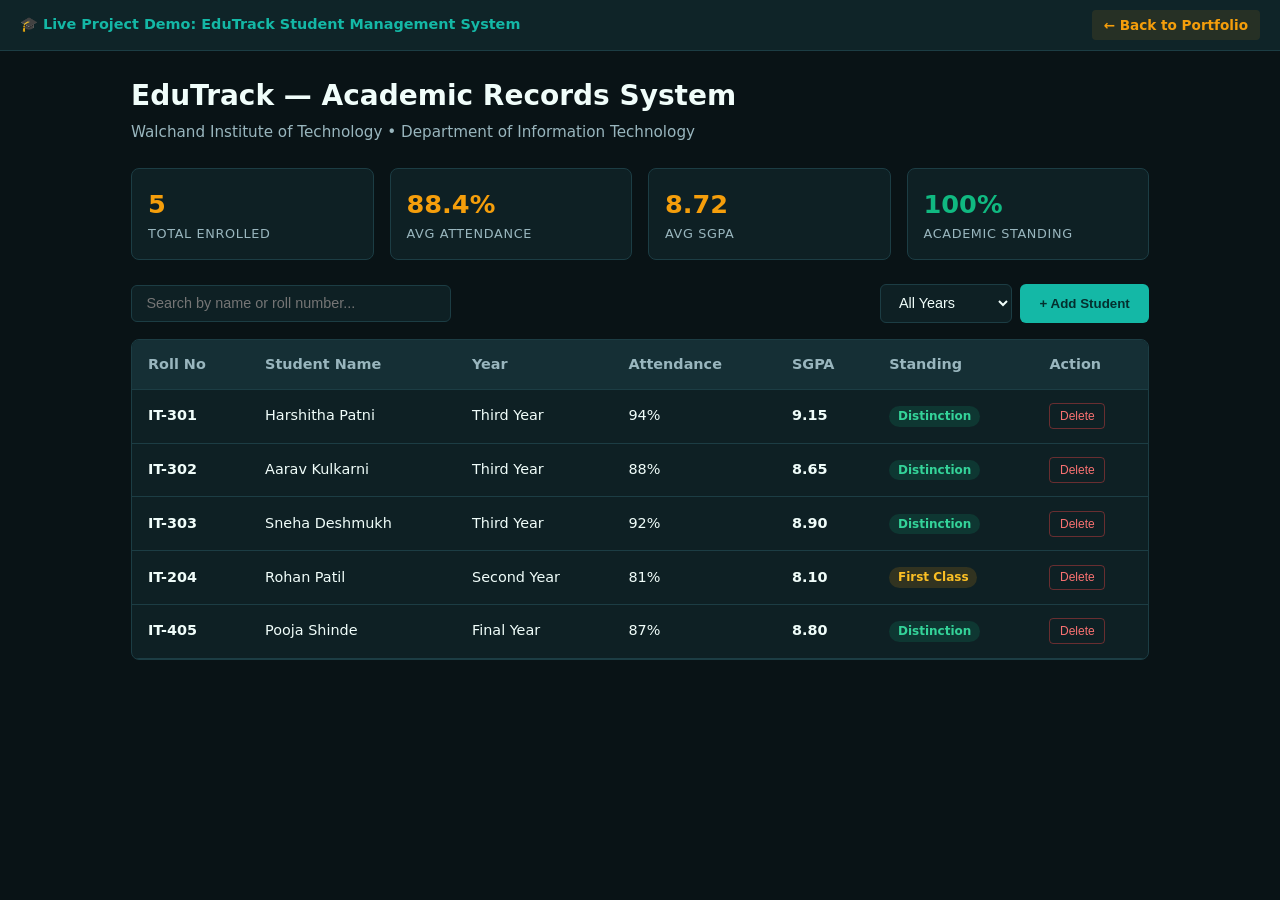
<file: projects/edutrack/index.html>
<!DOCTYPE html>
<html lang="en">
<head>
  <meta charset="UTF-8">
  <meta name="viewport" content="width=device-width, initial-scale=1.0">
  <title>EduTrack — Student Management & Records System (Live Demo)</title>
  <style>
    :root {
      --bg: #091316;
      --surface: #0e2024;
      --surface-elevated: #152f35;
      --border: #1c3d44;
      --text: #f0fdfa;
      --text-muted: #99b6be;
      --teal: #14b8a6;
      --accent: #f59e0b;
      --danger: #ef4444;
      --success: #10b981;
    }
    * { box-sizing: border-box; margin: 0; padding: 0; }
    body { font-family: system-ui, -apple-system, sans-serif; background: var(--bg); color: var(--text); line-height: 1.5; padding-bottom: 3rem; }
    
    .demo-bar {
      background: #0f2428;
      border-bottom: 1px solid var(--border);
      padding: 10px 20px;
      display: flex;
      justify-content: space-between;
      align-items: center;
      position: sticky;
      top: 0;
      z-index: 100;
    }
    .demo-bar span { font-weight: 600; font-size: 0.9rem; color: var(--teal); }
    .demo-bar a { color: var(--accent); text-decoration: none; font-weight: 700; font-size: 0.85rem; padding: 5px 12px; background: rgba(245,158,11,0.1); border-radius: 4px; }
    
    .container { max-width: 1050px; margin: 1.5rem auto; padding: 0 1rem; }
    
    header.dash-header { margin-bottom: 1.5rem; }
    header.dash-header h1 { font-size: 1.75rem; color: var(--text); margin-bottom: 0.25rem; }
    header.dash-header p { color: var(--text-muted); font-size: 0.95rem; }

    .stats-grid { display: grid; grid-template-columns: repeat(auto-fit, minmax(200px, 1fr)); gap: 1rem; margin-bottom: 1.5rem; }
    .stat-card { background: var(--surface); border: 1px solid var(--border); border-radius: 8px; padding: 1rem; }
    .stat-card .val { font-size: 1.6rem; font-weight: 800; color: var(--accent); }
    .stat-card .lbl { font-size: 0.8rem; color: var(--text-muted); text-transform: uppercase; letter-spacing: 0.05em; }

    .controls-bar { display: flex; flex-wrap: wrap; gap: 0.75rem; margin-bottom: 1rem; align-items: center; justify-content: space-between; }
    .search-input { flex-grow: 1; max-width: 320px; padding: 0.6rem 0.9rem; border-radius: 6px; border: 1px solid var(--border); background: var(--surface); color: var(--text); font-size: 0.9rem; }
    .search-input:focus { outline: 2px solid var(--teal); }
    
    .filter-select { padding: 0.6rem 0.9rem; border-radius: 6px; border: 1px solid var(--border); background: var(--surface); color: var(--text); font-size: 0.9rem; }
    
    .btn-add { background: var(--teal); color: #042f2e; font-weight: 700; border: none; padding: 0.6rem 1.2rem; border-radius: 6px; cursor: pointer; transition: 0.2s; }
    .btn-add:hover { background: #2dd4bf; }

    .table-card { background: var(--surface); border: 1px solid var(--border); border-radius: 8px; overflow-x: auto; }
    table { width: 100%; border-collapse: collapse; text-align: left; font-size: 0.9rem; }
    th { background: var(--surface-elevated); padding: 0.85rem 1rem; color: var(--text-muted); font-weight: 600; border-bottom: 1px solid var(--border); }
    td { padding: 0.85rem 1rem; border-bottom: 1px solid var(--border); color: var(--text); }
    tr:hover { background: rgba(20, 184, 166, 0.05); }

    .badge-status { padding: 0.2rem 0.55rem; border-radius: 99px; font-size: 0.75rem; font-weight: 700; }
    .badge-pass { background: rgba(16, 185, 129, 0.15); color: #34d399; }
    .badge-warn { background: rgba(245, 158, 11, 0.15); color: #fbbf24; }

    .btn-del { background: transparent; border: 1px solid rgba(239, 68, 68, 0.4); color: #f87171; padding: 0.3rem 0.6rem; border-radius: 4px; cursor: pointer; font-size: 0.75rem; }
    .btn-del:hover { background: var(--danger); color: #fff; }

    /* Modal */
    .modal-overlay { display: none; position: fixed; inset: 0; background: rgba(0,0,0,0.7); backdrop-filter: blur(4px); align-items: center; justify-content: center; z-index: 200; }
    .modal-overlay.active { display: flex; }
    .modal-box { background: var(--surface); border: 1px solid var(--teal); border-radius: 8px; padding: 1.5rem; width: 100%; max-width: 440px; }
    .modal-box h2 { font-size: 1.25rem; margin-bottom: 1rem; color: var(--teal); }
    .form-group { margin-bottom: 0.85rem; }
    .form-group label { display: block; font-size: 0.8rem; margin-bottom: 0.3rem; color: var(--text-muted); }
    .form-group input, .form-group select { width: 100%; padding: 0.55rem; border-radius: 4px; border: 1px solid var(--border); background: var(--bg); color: #fff; font-size: 0.9rem; }
    .modal-actions { display: flex; justify-content: flex-end; gap: 0.5rem; margin-top: 1.25rem; }
    .btn-cancel { background: transparent; border: 1px solid var(--border); color: var(--text-muted); padding: 0.5rem 1rem; border-radius: 4px; cursor: pointer; }
    .btn-save { background: var(--teal); color: #000; font-weight: 700; border: none; padding: 0.5rem 1.2rem; border-radius: 4px; cursor: pointer; }
  </style>
</head>
<body>

  <!-- Top Navigation to Portfolio -->
  <div class="demo-bar">
    <span>🎓 <strong>Live Project Demo:</strong> EduTrack Student Management System</span>
    <a href="../../index.html">&larr; Back to Portfolio</a>
  </div>

  <div class="container">
    <header class="dash-header">
      <h1>EduTrack — Academic Records System</h1>
      <p>Walchand Institute of Technology &bull; Department of Information Technology</p>
    </header>

    <!-- Stats summary -->
    <div class="stats-grid">
      <div class="stat-card">
        <div class="val" id="stat-total">5</div>
        <div class="lbl">Total Enrolled</div>
      </div>
      <div class="stat-card">
        <div class="val" id="stat-attendance">88.4%</div>
        <div class="lbl">Avg Attendance</div>
      </div>
      <div class="stat-card">
        <div class="val" id="stat-sgpa">8.72</div>
        <div class="lbl">Avg SGPA</div>
      </div>
      <div class="stat-card">
        <div class="val" style="color:#10b981;">100%</div>
        <div class="lbl">Academic Standing</div>
      </div>
    </div>

    <!-- Controls -->
    <div class="controls-bar">
      <input type="text" id="search-input" class="search-input" placeholder="Search by name or roll number...">
      <div style="display: flex; gap: 0.5rem;">
        <select id="year-filter" class="filter-select">
          <option value="all">All Years</option>
          <option value="Third Year">Third Year</option>
          <option value="Second Year">Second Year</option>
          <option value="Final Year">Final Year</option>
        </select>
        <button type="button" id="btn-open-modal" class="btn-add">+ Add Student</button>
      </div>
    </div>

    <!-- Table -->
    <div class="table-card">
      <table>
        <thead>
          <tr>
            <th>Roll No</th>
            <th>Student Name</th>
            <th>Year</th>
            <th>Attendance</th>
            <th>SGPA</th>
            <th>Standing</th>
            <th>Action</th>
          </tr>
        </thead>
        <tbody id="students-tbody">
          <!-- Dynamically populated via JS -->
        </tbody>
      </table>
    </div>
  </div>

  <!-- Add Student Modal -->
  <div class="modal-overlay" id="add-modal">
    <div class="modal-box">
      <h2>Add New Student Record</h2>
      <form id="add-form">
        <div class="form-group">
          <label for="f-roll">Roll Number</label>
          <input type="text" id="f-roll" placeholder="e.g. IT-305" required>
        </div>
        <div class="form-group">
          <label for="f-name">Full Name</label>
          <input type="text" id="f-name" placeholder="Student name" required>
        </div>
        <div class="form-group">
          <label for="f-year">Academic Year</label>
          <select id="f-year">
            <option value="Third Year">Third Year</option>
            <option value="Second Year">Second Year</option>
            <option value="Final Year">Final Year</option>
          </select>
        </div>
        <div class="form-group">
          <label for="f-att">Attendance (%)</label>
          <input type="number" id="f-att" min="0" max="100" value="85" required>
        </div>
        <div class="form-group">
          <label for="f-sgpa">Semester SGPA</label>
          <input type="number" id="f-sgpa" step="0.01" min="0" max="10" value="8.50" required>
        </div>
        <div class="modal-actions">
          <button type="button" class="btn-cancel" id="btn-close-modal">Cancel</button>
          <button type="submit" class="btn-save">Save Record</button>
        </div>
      </form>
    </div>
  </div>

  <script>
    let students = [
      { roll: "IT-301", name: "Harshitha Patni", year: "Third Year", att: 94, sgpa: 9.15 },
      { roll: "IT-302", name: "Aarav Kulkarni", year: "Third Year", att: 88, sgpa: 8.65 },
      { roll: "IT-303", name: "Sneha Deshmukh", year: "Third Year", att: 92, sgpa: 8.90 },
      { roll: "IT-204", name: "Rohan Patil", year: "Second Year", att: 81, sgpa: 8.10 },
      { roll: "IT-405", name: "Pooja Shinde", year: "Final Year", att: 87, sgpa: 8.80 }
    ];

    const tbody = document.getElementById('students-tbody');
    const searchInput = document.getElementById('search-input');
    const yearFilter = document.getElementById('year-filter');
    const modal = document.getElementById('add-modal');

    function renderTable() {
      const q = searchInput.value.toLowerCase();
      const yr = yearFilter.value;

      const filtered = students.filter(s => {
        const matchQ = s.name.toLowerCase().includes(q) || s.roll.toLowerCase().includes(q);
        const matchYr = yr === 'all' || s.year === yr;
        return matchQ && matchYr;
      });

      tbody.innerHTML = '';
      if (filtered.length === 0) {
        tbody.innerHTML = '<tr><td colspan="7" style="text-align:center;color:var(--text-muted);padding:2rem;">No matching records found.</td></tr>';
        return;
      }

      filtered.forEach((s, idx) => {
        const isHigh = s.sgpa >= 8.5;
        const tr = document.createElement('tr');
        tr.innerHTML = `
          <td><strong>${s.roll}</strong></td>
          <td>${s.name}</td>
          <td>${s.year}</td>
          <td>${s.att}%</td>
          <td><strong>${s.sgpa.toFixed(2)}</strong></td>
          <td><span class="badge-status ${isHigh ? 'badge-pass' : 'badge-warn'}">${isHigh ? 'Distinction' : 'First Class'}</span></td>
          <td><button class="btn-del" onclick="deleteStudent('${s.roll}')">Delete</button></td>
        `;
        tbody.appendChild(tr);
      });

      document.getElementById('stat-total').textContent = students.length;
      if (students.length > 0) {
        const avgAtt = (students.reduce((a, b) => a + b.att, 0) / students.length).toFixed(1);
        const avgSgpa = (students.reduce((a, b) => a + b.sgpa, 0) / students.length).toFixed(2);
        document.getElementById('stat-attendance').textContent = avgAtt + '%';
        document.getElementById('stat-sgpa').textContent = avgSgpa;
      }
    }

    window.deleteStudent = function(roll) {
      students = students.filter(s => s.roll !== roll);
      renderTable();
    };

    searchInput.addEventListener('input', renderTable);
    yearFilter.addEventListener('change', renderTable);

    document.getElementById('btn-open-modal').onclick = () => modal.classList.add('active');
    document.getElementById('btn-close-modal').onclick = () => modal.classList.remove('active');

    document.getElementById('add-form').onsubmit = (e) => {
      e.preventDefault();
      students.push({
        roll: document.getElementById('f-roll').value.trim(),
        name: document.getElementById('f-name').value.trim(),
        year: document.getElementById('f-year').value,
        att: Number(document.getElementById('f-att').value),
        sgpa: Number(document.getElementById('f-sgpa').value)
      });
      modal.classList.remove('active');
      document.getElementById('add-form').reset();
      renderTable();
    };

    renderTable();
  </script>
</body>
</html>
</file>
<file: style.css>
/* =========================================================
   HARSHITHA PATNI — PORTFOLIO STYLESHEET
   Clean, semantic CSS with Deep Teal & Marigold Palette
   Fully responsive across 375px, 768px, and 1280px+ widths
   ========================================================= */

/* ---------------------------------------------------------
   1. CSS CUSTOM PROPERTIES (DESIGN TOKENS & PALETTE)
   --------------------------------------------------------- */
:root {
  /* Fonts */
  --font-heading: 'Plus Jakarta Sans', system-ui, -apple-system, sans-serif;
  --font-body: 'Inter', system-ui, -apple-system, sans-serif;

  /* Spacing Scale */
  --space-2xs: 0.25rem;
  --space-xs: 0.5rem;
  --space-sm: 0.75rem;
  --space-md: 1rem;
  --space-lg: 1.5rem;
  --space-xl: 2rem;
  --space-2xl: 3rem;
  --space-3xl: 4.5rem;

  /* Layout Containers */
  --container-max: 1140px;
  --container-pad: 1.25rem;
  --radius-sm: 6px;
  --radius-md: 10px;
  --radius-lg: 16px;
  --radius-pill: 9999px;

  /* Transitions */
  --transition-fast: 0.15s ease;
  --transition-normal: 0.25s ease;
  --transition-slow: 0.4s ease;
}

/* Default / Dark Theme: Deep Teal & Warm Marigold */
[data-theme="dark"],
:root {
  --bg-body: #091316;
  --bg-surface: #0e2024;
  --bg-surface-elevated: #142a2f;
  --bg-surface-muted: #183339;
  --border-subtle: #1c3d44;
  --border-strong: #27525b;

  --text-primary: #f0fdfa;
  --text-secondary: #99b6be;
  --text-muted: #64828b;

  --teal-primary: #14b8a6;
  --teal-dark: #0f766e;
  --teal-tint: rgba(20, 184, 166, 0.12);
  --teal-border: rgba(20, 184, 166, 0.28);

  --accent-marigold: #f59e0b;
  --accent-hover: #d97706;
  --accent-tint: rgba(245, 158, 11, 0.14);
  --accent-contrast: #0f172a;

  --header-bg: rgba(9, 19, 22, 0.88);
  --shadow-sm: 0 2px 8px rgba(0, 0, 0, 0.35);
  --shadow-md: 0 6px 20px rgba(0, 0, 0, 0.45);
  --shadow-lg: 0 12px 32px rgba(0, 0, 0, 0.6);
  --card-glow: 0 0 24px rgba(20, 184, 166, 0.12);
}

/* Light Theme: Crisp Clean Teal with Deep Amber/Marigold */
[data-theme="light"] {
  --bg-body: #f8fafb;
  --bg-surface: #ffffff;
  --bg-surface-elevated: #f1f5f7;
  --bg-surface-muted: #e7eff1;
  --border-subtle: #dde5e8;
  --border-strong: #c2d2d6;

  --text-primary: #0f2024;
  --text-secondary: #3e5359;
  --text-muted: #6b8086;

  --teal-primary: #0f766e;
  --teal-dark: #115e59;
  --teal-tint: rgba(15, 118, 110, 0.08);
  --teal-border: rgba(15, 118, 110, 0.22);

  --accent-marigold: #d97706;
  --accent-hover: #b45309;
  --accent-tint: rgba(217, 119, 6, 0.12);
  --accent-contrast: #ffffff;

  --header-bg: rgba(248, 250, 251, 0.92);
  --shadow-sm: 0 2px 8px rgba(15, 32, 36, 0.06);
  --shadow-md: 0 6px 20px rgba(15, 32, 36, 0.08);
  --shadow-lg: 0 12px 32px rgba(15, 32, 36, 0.12);
  --card-glow: 0 0 24px rgba(15, 118, 110, 0.08);
}

/* ---------------------------------------------------------
   2. GLOBAL RESET & BASE STYLES
   --------------------------------------------------------- */
*, *::before, *::after {
  box-sizing: border-box;
  margin: 0;
  padding: 0;
}

html {
  font-size: 100%;
  scroll-behavior: smooth;
  scroll-padding-top: 5rem;
  -webkit-text-size-adjust: 100%;
}

body {
  font-family: var(--font-body);
  background-color: var(--bg-body);
  color: var(--text-primary);
  line-height: 1.6;
  min-height: 100vh;
  overflow-x: hidden;
  transition: background-color var(--transition-normal), color var(--transition-normal);
}

/* Accessible focus ring for keyboard navigation */
:focus-visible {
  outline: 2px solid var(--accent-marigold);
  outline-offset: 3px;
}

/* Images & SVGs */
img, svg {
  display: block;
  max-width: 100%;
}

/* Accessible Skip Link */
.skip-link {
  position: absolute;
  top: -100px;
  left: 1rem;
  z-index: 9999;
  background-color: var(--accent-marigold);
  color: var(--accent-contrast);
  padding: 0.75rem 1.25rem;
  font-weight: 600;
  font-size: 0.9rem;
  border-radius: var(--radius-sm);
  text-decoration: none;
  transition: top var(--transition-fast);
}

.skip-link:focus {
  top: 1rem;
}

/* Layout Container */
.container {
  width: 100%;
  max-width: var(--container-max);
  margin-left: auto;
  margin-right: auto;
  padding-left: var(--container-pad);
  padding-right: var(--container-pad);
}

/* Typography Defaults */
h1, h2, h3, h4, h5, h6 {
  font-family: var(--font-heading);
  color: var(--text-primary);
  line-height: 1.2;
  font-weight: 700;
}

p {
  color: var(--text-secondary);
  font-size: 1rem;
}

a {
  color: var(--teal-primary);
  text-decoration: none;
  transition: color var(--transition-fast);
}

a:hover {
  color: var(--accent-marigold);
}

ul {
  list-style: none;
}

/* Screen reader only utility */
.visually-hidden {
  position: absolute;
  width: 1px;
  height: 1px;
  padding: 0;
  margin: -1px;
  overflow: hidden;
  clip: rect(0, 0, 0, 0);
  white-space: nowrap;
  border: 0;
}

/* ---------------------------------------------------------
   3. BUTTONS & INTERACTIVE ELEMENTS
   --------------------------------------------------------- */
.btn {
  display: inline-flex;
  align-items: center;
  justify-content: center;
  gap: 0.5rem;
  font-family: var(--font-heading);
  font-size: 0.95rem;
  font-weight: 600;
  padding: 0.75rem 1.4rem;
  border-radius: var(--radius-pill);
  cursor: pointer;
  border: 1px solid transparent;
  transition: transform var(--transition-fast), background-color var(--transition-fast), color var(--transition-fast), border-color var(--transition-fast), box-shadow var(--transition-fast);
  white-space: nowrap;
}

.btn:active {
  transform: scale(0.98);
}

.btn-primary {
  background-color: var(--accent-marigold);
  color: var(--accent-contrast);
  box-shadow: 0 4px 14px var(--accent-tint);
}

.btn-primary:hover {
  background-color: var(--accent-hover);
  color: var(--accent-contrast);
  box-shadow: 0 6px 18px var(--accent-tint);
  transform: translateY(-2px);
}

.btn-secondary {
  background-color: var(--teal-tint);
  color: var(--teal-primary);
  border-color: var(--teal-border);
}

.btn-secondary:hover {
  background-color: var(--teal-primary);
  color: #ffffff;
  border-color: var(--teal-primary);
  transform: translateY(-2px);
}

.btn-outline {
  background-color: transparent;
  color: var(--text-primary);
  border-color: var(--border-strong);
}

.btn-outline:hover {
  border-color: var(--teal-primary);
  color: var(--teal-primary);
  background-color: var(--teal-tint);
  transform: translateY(-2px);
}

.btn-copied {
  background-color: var(--teal-primary) !important;
  color: #ffffff !important;
  border-color: var(--teal-primary) !important;
  box-shadow: 0 0 12px var(--teal-tint) !important;
}

/* Section Common Header */
.section-header {
  text-align: center;
  margin-bottom: var(--space-2xl);
}

.section-tag {
  display: inline-block;
  font-family: var(--font-heading);
  text-transform: uppercase;
  font-size: 0.75rem;
  letter-spacing: 0.12em;
  font-weight: 700;
  color: var(--accent-marigold);
  margin-bottom: 0.5rem;
}

.section-title {
  font-size: clamp(1.75rem, 3vw + 0.5rem, 2.5rem);
  letter-spacing: -0.02em;
}

.section-underline {
  width: 50px;
  height: 3px;
  background-color: var(--teal-primary);
  margin: 0.75rem auto 0;
  border-radius: var(--radius-pill);
}

.section-intro {
  margin-top: 0.85rem;
  max-width: 600px;
  margin-left: auto;
  margin-right: auto;
  font-size: 1.05rem;
}

/* ---------------------------------------------------------
   4. SITE HEADER & NAVIGATION
   --------------------------------------------------------- */
.site-header {
  position: sticky;
  top: 0;
  z-index: 1000;
  background-color: var(--header-bg);
  backdrop-filter: blur(12px);
  -webkit-backdrop-filter: blur(12px);
  border-bottom: 1px solid var(--border-subtle);
  transition: background-color var(--transition-normal), border-color var(--transition-normal);
}

.header-container {
  display: flex;
  align-items: center;
  justify-content: space-between;
  height: 4.25rem;
}

/* Brand Logo */
.brand-logo {
  display: inline-flex;
  align-items: center;
  gap: 0.65rem;
  text-decoration: none;
  color: var(--text-primary);
}

.logo-badge {
  display: inline-flex;
  align-items: center;
  justify-content: center;
  width: 2.25rem;
  height: 2.25rem;
  background: linear-gradient(135deg, var(--teal-primary), var(--teal-dark));
  color: #ffffff;
  font-family: var(--font-heading);
  font-weight: 800;
  font-size: 0.95rem;
  border-radius: var(--radius-sm);
  box-shadow: 0 2px 8px var(--teal-tint);
}

.logo-text {
  font-family: var(--font-heading);
  font-size: 1.25rem;
  font-weight: 700;
  letter-spacing: -0.02em;
}

.accent-dot {
  color: var(--accent-marigold);
}

/* Nav Wrapper & Menu */
.nav-wrapper {
  display: flex;
  align-items: center;
  gap: 1.5rem;
}

.nav-menu {
  display: flex;
  align-items: center;
  gap: 0.5rem;
}

.nav-link {
  font-family: var(--font-heading);
  font-size: 0.925rem;
  font-weight: 600;
  color: var(--text-secondary);
  padding: 0.5rem 0.85rem;
  border-radius: var(--radius-sm);
  transition: color var(--transition-fast), background-color var(--transition-fast);
}

.nav-link:hover,
.nav-link.active {
  color: var(--text-primary);
  background-color: var(--teal-tint);
}

.nav-link.active {
  color: var(--teal-primary);
}

/* Theme Toggle Button */
.theme-toggle {
  display: inline-flex;
  align-items: center;
  justify-content: center;
  width: 2.5rem;
  height: 2.5rem;
  background: var(--bg-surface-elevated);
  border: 1px solid var(--border-subtle);
  border-radius: var(--radius-pill);
  color: var(--text-primary);
  cursor: pointer;
  transition: background-color var(--transition-fast), border-color var(--transition-fast), color var(--transition-fast), transform var(--transition-fast);
}

.theme-toggle:hover {
  border-color: var(--accent-marigold);
  color: var(--accent-marigold);
  transform: rotate(15deg);
}

/* Toggle icon display based on data-theme */
[data-theme="dark"] .theme-toggle .sun-icon {
  display: block;
}
[data-theme="dark"] .theme-toggle .moon-icon {
  display: none;
}
[data-theme="light"] .theme-toggle .sun-icon {
  display: none;
}
[data-theme="light"] .theme-toggle .moon-icon {
  display: block;
}

/* Mobile Nav Toggle (Hamburger) */
.nav-toggle {
  display: none;
  flex-direction: column;
  justify-content: space-around;
  width: 2.5rem;
  height: 2.5rem;
  background: var(--bg-surface-elevated);
  border: 1px solid var(--border-subtle);
  border-radius: var(--radius-sm);
  padding: 0.55rem;
  cursor: pointer;
}

.hamburger-bar {
  width: 100%;
  height: 2px;
  background-color: var(--text-primary);
  border-radius: 2px;
  transition: transform var(--transition-fast), opacity var(--transition-fast), background-color var(--transition-fast);
}

.nav-toggle[aria-expanded="true"] .hamburger-bar:nth-child(1) {
  transform: translateY(7px) rotate(45deg);
}
.nav-toggle[aria-expanded="true"] .hamburger-bar:nth-child(2) {
  opacity: 0;
}
.nav-toggle[aria-expanded="true"] .hamburger-bar:nth-child(3) {
  transform: translateY(-7px) rotate(-45deg);
}

/* ---------------------------------------------------------
   5. HERO SECTION
   --------------------------------------------------------- */
.hero-section {
  padding-top: clamp(2.5rem, 6vw, 4.5rem);
  padding-bottom: clamp(3rem, 7vw, 5rem);
  position: relative;
  overflow: hidden;
}

.hero-container {
  display: flex;
  flex-direction: column;
  align-items: flex-start;
  max-width: 860px;
}

.hero-content {
  display: flex;
  flex-direction: column;
  align-items: flex-start;
  width: 100%;
}

.hero-badge {
  display: inline-flex;
  align-items: center;
  gap: 0.6rem;
  background-color: var(--teal-tint);
  border: 1px solid var(--teal-border);
  color: var(--teal-primary);
  font-size: 0.825rem;
  font-weight: 600;
  padding: 0.35rem 0.85rem;
  border-radius: var(--radius-pill);
  margin-bottom: var(--space-md);
}

.badge-dot {
  width: 8px;
  height: 8px;
  background-color: #10b981;
  border-radius: 50%;
  box-shadow: 0 0 8px #10b981;
  animation: pulse-dot 2s infinite ease-in-out;
}

@keyframes pulse-dot {
  0%, 100% { opacity: 1; transform: scale(1); }
  50% { opacity: 0.5; transform: scale(1.2); }
}

.hero-title {
  font-size: clamp(2.25rem, 5vw + 0.5rem, 3.75rem);
  letter-spacing: -0.03em;
  margin-bottom: var(--space-sm);
  color: var(--text-primary);
}

.highlight-text {
  color: var(--teal-primary);
  position: relative;
  display: inline-block;
}

.hero-pitch {
  font-size: clamp(1.05rem, 1.5vw + 0.5rem, 1.25rem);
  color: var(--text-secondary);
  line-height: 1.55;
  max-width: 680px;
  margin-bottom: var(--space-xl);
}

.hero-cta-group {
  display: flex;
  flex-wrap: wrap;
  gap: 0.85rem;
  margin-bottom: var(--space-2xl);
}

.hero-stats {
  display: flex;
  align-items: center;
  gap: 1.25rem;
  padding-top: var(--space-md);
  border-top: 1px solid var(--border-subtle);
  width: 100%;
  max-width: 580px;
}

.stat-item {
  display: flex;
  flex-direction: column;
}

.stat-number {
  font-family: var(--font-heading);
  font-size: 1.35rem;
  font-weight: 800;
  color: var(--accent-marigold);
  line-height: 1.2;
}

.stat-label {
  font-size: 0.775rem;
  color: var(--text-muted);
  font-weight: 500;
}

.stat-divider {
  width: 1px;
  height: 28px;
  background-color: var(--border-subtle);
}

/* ---------------------------------------------------------
   6. ABOUT SECTION
   --------------------------------------------------------- */
.about-section {
  padding: var(--space-3xl) 0;
  background-color: var(--bg-surface-elevated);
  border-top: 1px solid var(--border-subtle);
  border-bottom: 1px solid var(--border-subtle);
  transition: background-color var(--transition-normal);
}

.about-grid {
  display: grid;
  grid-template-columns: 1.2fr 1fr;
  gap: var(--space-2xl);
  align-items: flex-start;
}

.about-text-content {
  display: flex;
  flex-direction: column;
  gap: 1.15rem;
}

.about-lead {
  font-size: 1.15rem;
  color: var(--text-primary);
  line-height: 1.65;
}

.about-lead strong {
  color: var(--teal-primary);
}

.about-personal-details {
  margin-top: 1rem;
  padding: 1.25rem;
  background-color: var(--bg-surface);
  border: 1px solid var(--border-subtle);
  border-radius: var(--radius-md);
  display: flex;
  flex-direction: column;
  gap: 0.75rem;
}

.detail-row {
  display: flex;
  align-items: baseline;
  gap: 0.5rem;
  font-size: 0.95rem;
}

.detail-label {
  font-weight: 600;
  color: var(--text-primary);
  min-width: 130px;
}

.detail-value {
  color: var(--text-secondary);
}

.about-highlights-grid {
  display: flex;
  flex-direction: column;
  gap: 1.25rem;
}

.highlight-card {
  background-color: var(--bg-surface);
  border: 1px solid var(--border-subtle);
  border-radius: var(--radius-md);
  padding: 1.25rem;
  transition: border-color var(--transition-fast), transform var(--transition-fast), box-shadow var(--transition-fast);
}

.highlight-card:hover {
  border-color: var(--teal-primary);
  transform: translateY(-2px);
  box-shadow: var(--shadow-sm);
}

.highlight-icon {
  width: 2.75rem;
  height: 2.75rem;
  display: inline-flex;
  align-items: center;
  justify-content: center;
  background-color: var(--teal-tint);
  color: var(--teal-primary);
  border-radius: var(--radius-sm);
  margin-bottom: 0.75rem;
}

.highlight-title {
  font-size: 1.1rem;
  margin-bottom: 0.4rem;
}

.highlight-desc {
  font-size: 0.9rem;
  line-height: 1.55;
}

/* ---------------------------------------------------------
   7. SKILLS SECTION
   --------------------------------------------------------- */
.skills-section {
  padding: var(--space-3xl) 0;
}

.skills-categories-grid {
  display: grid;
  grid-template-columns: repeat(3, 1fr);
  gap: 1.5rem;
}

.skill-category-card {
  background-color: var(--bg-surface);
  border: 1px solid var(--border-subtle);
  border-radius: var(--radius-lg);
  padding: 1.75rem 1.5rem;
  display: flex;
  flex-direction: column;
  transition: border-color var(--transition-fast), transform var(--transition-fast), box-shadow var(--transition-fast);
}

.skill-category-card:hover {
  border-color: var(--teal-primary);
  transform: translateY(-4px);
  box-shadow: var(--shadow-md), var(--card-glow);
}

.category-header {
  display: flex;
  align-items: center;
  gap: 0.75rem;
  margin-bottom: 0.35rem;
}

.category-icon {
  width: 2.5rem;
  height: 2.5rem;
  background-color: var(--accent-tint);
  color: var(--accent-marigold);
  border-radius: var(--radius-sm);
  display: inline-flex;
  align-items: center;
  justify-content: center;
  flex-shrink: 0;
}

.category-title {
  font-size: 1.15rem;
  color: var(--text-primary);
}

.category-subtitle {
  font-size: 0.85rem;
  color: var(--text-muted);
  margin-bottom: 1.25rem;
}

.skills-list {
  display: flex;
  flex-direction: column;
  gap: 0.75rem;
}

.skill-item {
  width: 100%;
}

.skill-badge {
  background-color: var(--bg-surface-elevated);
  border: 1px solid var(--border-subtle);
  border-radius: var(--radius-md);
  padding: 0.7rem 0.9rem;
  display: flex;
  flex-direction: column;
  gap: 0.15rem;
  transition: border-color var(--transition-fast), background-color var(--transition-fast);
}

.skill-badge:hover {
  border-color: var(--teal-border);
  background-color: var(--teal-tint);
}

.skill-name {
  font-family: var(--font-heading);
  font-weight: 700;
  font-size: 0.925rem;
  color: var(--text-primary);
}

.skill-level {
  font-size: 0.775rem;
  color: var(--text-muted);
}

/* ---------------------------------------------------------
   8. PROJECTS SECTION & FILTER
   --------------------------------------------------------- */
.projects-section {
  padding: var(--space-3xl) 0;
  background-color: var(--bg-surface-elevated);
  border-top: 1px solid var(--border-subtle);
  border-bottom: 1px solid var(--border-subtle);
}

/* Project Filter Tabs */
.project-filters {
  display: flex;
  justify-content: center;
  flex-wrap: wrap;
  gap: 0.65rem;
  margin-bottom: var(--space-2xl);
}

.filter-btn {
  font-family: var(--font-heading);
  font-size: 0.875rem;
  font-weight: 600;
  padding: 0.55rem 1.15rem;
  border-radius: var(--radius-pill);
  background-color: var(--bg-surface);
  border: 1px solid var(--border-subtle);
  color: var(--text-secondary);
  cursor: pointer;
  transition: all var(--transition-fast);
}

.filter-btn:hover {
  border-color: var(--teal-primary);
  color: var(--text-primary);
}

.filter-btn.active {
  background-color: var(--teal-primary);
  color: #ffffff;
  border-color: var(--teal-primary);
  box-shadow: 0 4px 12px var(--teal-tint);
}

.filter-count {
  font-size: 0.8em;
  opacity: 0.8;
  margin-left: 0.2rem;
}

/* Projects Grid */
.projects-grid {
  display: grid;
  grid-template-columns: repeat(2, 1fr);
  gap: 1.75rem;
}

.project-card {
  background-color: var(--bg-surface);
  border: 1px solid var(--border-subtle);
  border-radius: var(--radius-lg);
  display: flex;
  flex-direction: column;
  overflow: hidden;
  transition: transform var(--transition-normal), border-color var(--transition-normal), box-shadow var(--transition-normal), opacity var(--transition-normal);
}

.project-card:hover {
  transform: translateY(-4px);
  border-color: var(--teal-primary);
  box-shadow: var(--shadow-md), var(--card-glow);
}

/* Filter Hide/Show Animation */
.project-card.is-hidden {
  display: none !important;
}

.project-card-header {
  padding: 1.25rem 1.5rem 0.5rem;
  display: flex;
  align-items: center;
  justify-content: space-between;
}

.project-type-tag {
  font-family: var(--font-heading);
  font-size: 0.75rem;
  font-weight: 700;
  text-transform: uppercase;
  letter-spacing: 0.05em;
  color: var(--teal-primary);
}

.project-featured-badge {
  font-size: 0.7rem;
  font-weight: 700;
  color: var(--accent-marigold);
  background-color: var(--accent-tint);
  border: 1px solid var(--accent-marigold);
  padding: 0.15rem 0.55rem;
  border-radius: var(--radius-pill);
}

.project-body {
  padding: 0.75rem 1.5rem 1.25rem;
  display: flex;
  flex-direction: column;
  flex-grow: 1;
}

.project-title {
  font-size: 1.25rem;
  margin-bottom: 0.65rem;
  color: var(--text-primary);
}

.project-description {
  font-size: 0.925rem;
  line-height: 1.6;
  color: var(--text-secondary);
  margin-bottom: 1.25rem;
  flex-grow: 1;
}

.project-tech-tags {
  display: flex;
  flex-wrap: wrap;
  gap: 0.45rem;
  margin-top: auto;
}

.tech-tag {
  background-color: var(--bg-surface-elevated);
  border: 1px solid var(--border-subtle);
  color: var(--text-muted);
  font-size: 0.75rem;
  font-weight: 600;
  padding: 0.25rem 0.6rem;
  border-radius: var(--radius-sm);
}

.project-links {
  padding: 1rem 1.5rem;
  background-color: var(--bg-surface-elevated);
  border-top: 1px solid var(--border-subtle);
  display: flex;
  gap: 0.85rem;
}

.project-link {
  display: inline-flex;
  align-items: center;
  gap: 0.45rem;
  font-family: var(--font-heading);
  font-size: 0.85rem;
  font-weight: 600;
  padding: 0.5rem 0.95rem;
  border-radius: var(--radius-pill);
  transition: all var(--transition-fast);
}

.project-link.btn-demo {
  background-color: var(--accent-marigold);
  color: var(--accent-contrast);
}

.project-link.btn-demo:hover {
  background-color: var(--accent-hover);
  color: var(--accent-contrast);
  transform: translateY(-1px);
}

.project-link.btn-code {
  background-color: transparent;
  color: var(--text-primary);
  border: 1px solid var(--border-strong);
}

.project-link.btn-code:hover {
  border-color: var(--teal-primary);
  color: var(--teal-primary);
  background-color: var(--teal-tint);
  transform: translateY(-1px);
}

/* ---------------------------------------------------------
   9. CONTACT SECTION
   --------------------------------------------------------- */
.contact-section {
  padding: var(--space-3xl) 0;
}

.contact-content-wrapper {
  display: grid;
  grid-template-columns: 1.1fr 1fr;
  gap: 2rem;
  align-items: stretch;
}

.contact-card {
  background-color: var(--bg-surface);
  border: 1px solid var(--border-subtle);
  border-radius: var(--radius-lg);
  padding: 2rem;
  display: flex;
  flex-direction: column;
}

.primary-card {
  border-color: var(--teal-border);
  box-shadow: var(--shadow-md);
  position: relative;
}

.contact-card-icon {
  width: 3.5rem;
  height: 3.5rem;
  background-color: var(--teal-tint);
  color: var(--teal-primary);
  border-radius: var(--radius-md);
  display: inline-flex;
  align-items: center;
  justify-content: center;
  margin-bottom: 1.25rem;
}

.contact-card-title {
  font-size: 1.35rem;
  margin-bottom: 0.5rem;
}

.contact-card-desc {
  font-size: 0.95rem;
  margin-bottom: 1.5rem;
}

.contact-email-link {
  font-family: var(--font-heading);
  font-size: clamp(1.05rem, 2vw, 1.3rem);
  font-weight: 700;
  color: var(--teal-primary);
  margin-bottom: 1.5rem;
  display: inline-block;
  word-break: break-all;
}

.contact-email-link:hover {
  color: var(--accent-marigold);
  text-decoration: underline;
}

.contact-actions {
  display: flex;
  flex-wrap: wrap;
  gap: 0.85rem;
  margin-top: auto;
}

.social-card {
  justify-content: flex-start;
}

.social-links-list {
  display: flex;
  flex-direction: column;
  gap: 1rem;
  margin-top: 1rem;
}

.social-link-item {
  display: flex;
  align-items: center;
  gap: 1rem;
  padding: 1rem 1.25rem;
  background-color: var(--bg-surface-elevated);
  border: 1px solid var(--border-subtle);
  border-radius: var(--radius-md);
  color: var(--text-primary);
  text-decoration: none;
  transition: all var(--transition-fast);
}

.social-link-item:hover {
  border-color: var(--teal-primary);
  background-color: var(--teal-tint);
  transform: translateX(4px);
  color: var(--text-primary);
}

.social-icon {
  width: 2.5rem;
  height: 2.5rem;
  background-color: var(--bg-surface);
  color: var(--teal-primary);
  border: 1px solid var(--border-subtle);
  border-radius: var(--radius-sm);
  display: inline-flex;
  align-items: center;
  justify-content: center;
  flex-shrink: 0;
}

.social-info {
  display: flex;
  flex-direction: column;
  flex-grow: 1;
}

.social-platform {
  font-family: var(--font-heading);
  font-weight: 700;
  font-size: 0.95rem;
  color: var(--text-primary);
}

.social-handle {
  font-size: 0.8rem;
  color: var(--text-muted);
}

.social-arrow {
  color: var(--teal-primary);
  font-size: 1.15rem;
  font-weight: 700;
  transition: transform var(--transition-fast);
}

.social-link-item:hover .social-arrow {
  transform: translateX(4px);
  color: var(--accent-marigold);
}

/* ---------------------------------------------------------
   10. FOOTER
   --------------------------------------------------------- */
.site-footer {
  background-color: var(--bg-body);
  border-top: 1px solid var(--border-subtle);
  padding: 3rem 0 2rem;
}

.footer-top {
  display: flex;
  align-items: flex-start;
  justify-content: space-between;
  flex-wrap: wrap;
  gap: 2rem;
}

.footer-brand {
  max-width: 380px;
}

.footer-tagline {
  margin-top: 0.75rem;
  font-size: 0.9rem;
  color: var(--text-secondary);
}

.footer-links {
  display: flex;
  align-items: center;
  flex-wrap: wrap;
  gap: 1.25rem;
}

.footer-links a {
  font-family: var(--font-heading);
  font-size: 0.9rem;
  font-weight: 600;
  color: var(--text-secondary);
}

.footer-links a:hover {
  color: var(--teal-primary);
}

.back-to-top-btn {
  display: inline-flex;
  align-items: center;
  gap: 0.4rem;
  font-family: var(--font-heading);
  font-size: 0.85rem;
  font-weight: 600;
  color: var(--text-secondary);
  background-color: var(--bg-surface-elevated);
  border: 1px solid var(--border-subtle);
  padding: 0.5rem 0.9rem;
  border-radius: var(--radius-pill);
  transition: all var(--transition-fast);
}

.back-to-top-btn:hover {
  color: var(--accent-marigold);
  border-color: var(--accent-marigold);
  transform: translateY(-2px);
}

.footer-divider {
  width: 100%;
  height: 1px;
  background-color: var(--border-subtle);
  margin: 2rem 0 1.5rem;
}

.footer-bottom {
  display: flex;
  align-items: center;
  justify-content: space-between;
  flex-wrap: wrap;
  gap: 0.75rem;
}

.footer-copy {
  font-size: 0.85rem;
  color: var(--text-muted);
}

.footer-note {
  font-size: 0.8rem;
  color: var(--text-muted);
}

/* ---------------------------------------------------------
   11. RESPONSIVE MEDIA QUERIES
   Tested for: Mobile (375px), Tablet (768px), Desktop (1280px+)
   --------------------------------------------------------- */

/* Tablet & Mobile (<= 992px) */
@media (max-width: 992px) {
  .about-grid {
    grid-template-columns: 1fr;
    gap: 2rem;
  }

  .skills-categories-grid {
    grid-template-columns: repeat(2, 1fr);
  }

  .contact-content-wrapper {
    grid-template-columns: 1fr;
  }
}

/* Tablet (<= 768px) */
@media (max-width: 768px) {
  :root {
    --container-pad: 1rem;
  }

  /* Header navigation toggle */
  .nav-toggle {
    display: flex;
  }

  .main-nav {
    position: fixed;
    top: 4.25rem;
    left: 0;
    right: 0;
    background-color: var(--header-bg);
    backdrop-filter: blur(16px);
    -webkit-backdrop-filter: blur(16px);
    border-bottom: 1px solid var(--border-subtle);
    padding: 1.25rem 1rem;
    box-shadow: var(--shadow-lg);
    transform: translateY(-150%);
    opacity: 0;
    visibility: hidden;
    transition: transform var(--transition-normal), opacity var(--transition-normal), visibility var(--transition-normal);
  }

  .main-nav.nav-open {
    transform: translateY(0);
    opacity: 1;
    visibility: visible;
  }

  .nav-menu {
    flex-direction: column;
    align-items: stretch;
    gap: 0.4rem;
  }

  .nav-link {
    padding: 0.75rem 1rem;
    font-size: 1rem;
  }

  .projects-grid {
    grid-template-columns: 1fr;
  }

  .skills-categories-grid {
    grid-template-columns: 1fr;
  }

  .footer-top {
    flex-direction: column;
    align-items: stretch;
  }

  .footer-links {
    flex-direction: column;
    align-items: flex-start;
    gap: 0.75rem;
  }

  .footer-bottom {
    flex-direction: column;
    align-items: flex-start;
  }
}

/* Mobile Small (<= 480px / 375px) */
@media (max-width: 480px) {
  :root {
    --container-pad: 0.85rem;
  }

  .hero-cta-group {
    flex-direction: column;
    width: 100%;
  }

  .hero-cta-group .btn {
    width: 100%;
  }

  .hero-stats {
    display: grid;
    grid-template-columns: 1fr 1fr;
    gap: 1rem;
  }

  .stat-divider {
    display: none;
  }

  .stat-item:last-child {
    grid-column: span 2;
  }

  .project-links {
    flex-direction: column;
  }

  .project-link {
    justify-content: center;
    width: 100%;
  }

  .contact-actions {
    flex-direction: column;
  }

  .contact-actions .btn {
    width: 100%;
  }

  .detail-row {
    flex-direction: column;
    gap: 0.15rem;
  }

  .detail-label {
    min-width: auto;
  }

  .project-filters {
    justify-content: flex-start;
  }

  .filter-btn {
    font-size: 0.8rem;
    padding: 0.45rem 0.85rem;
  }
}

/* Respect user's motion preferences */
@media (prefers-reduced-motion: reduce) {
  html {
    scroll-behavior: auto !important;
  }

  *, *::before, *::after {
    animation-duration: 0.01ms !important;
    animation-iteration-count: 1 !important;
    transition-duration: 0.01ms !important;
    scroll-behavior: auto !important;
  }
}
</file>
